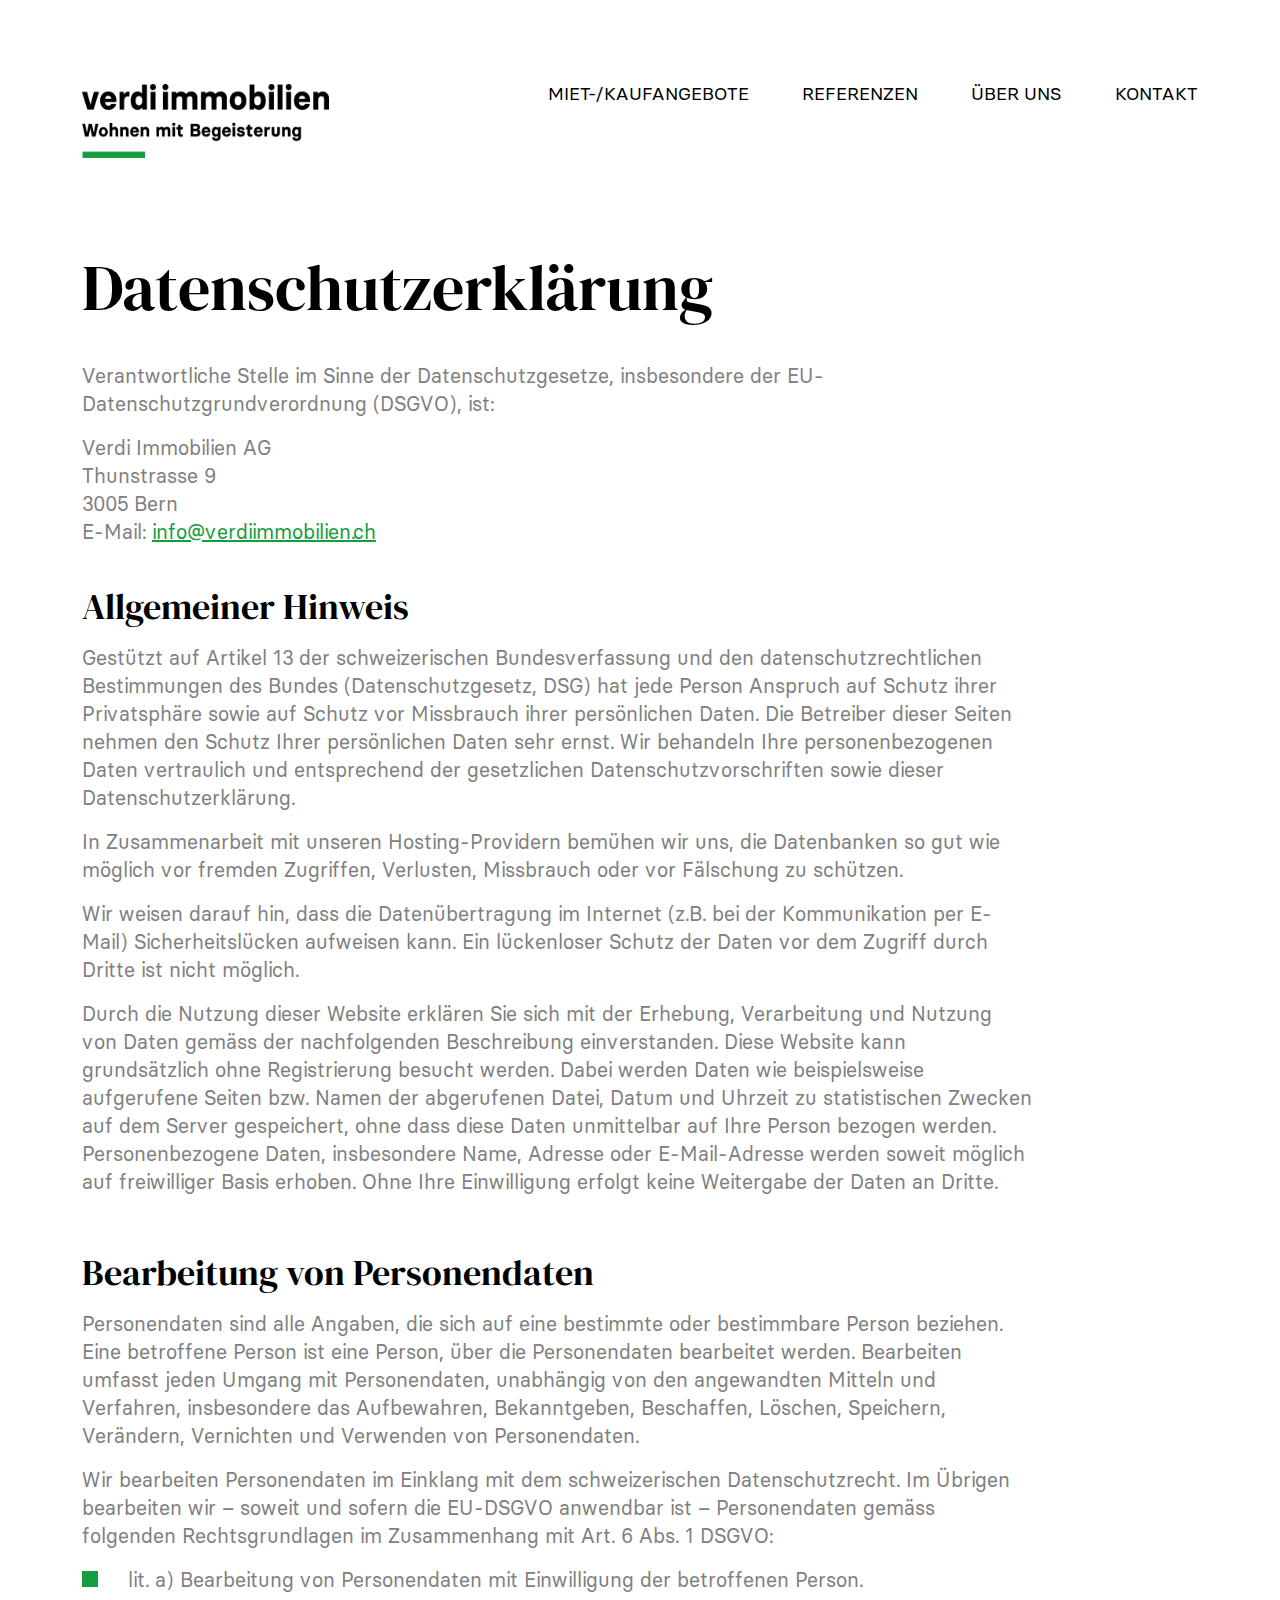
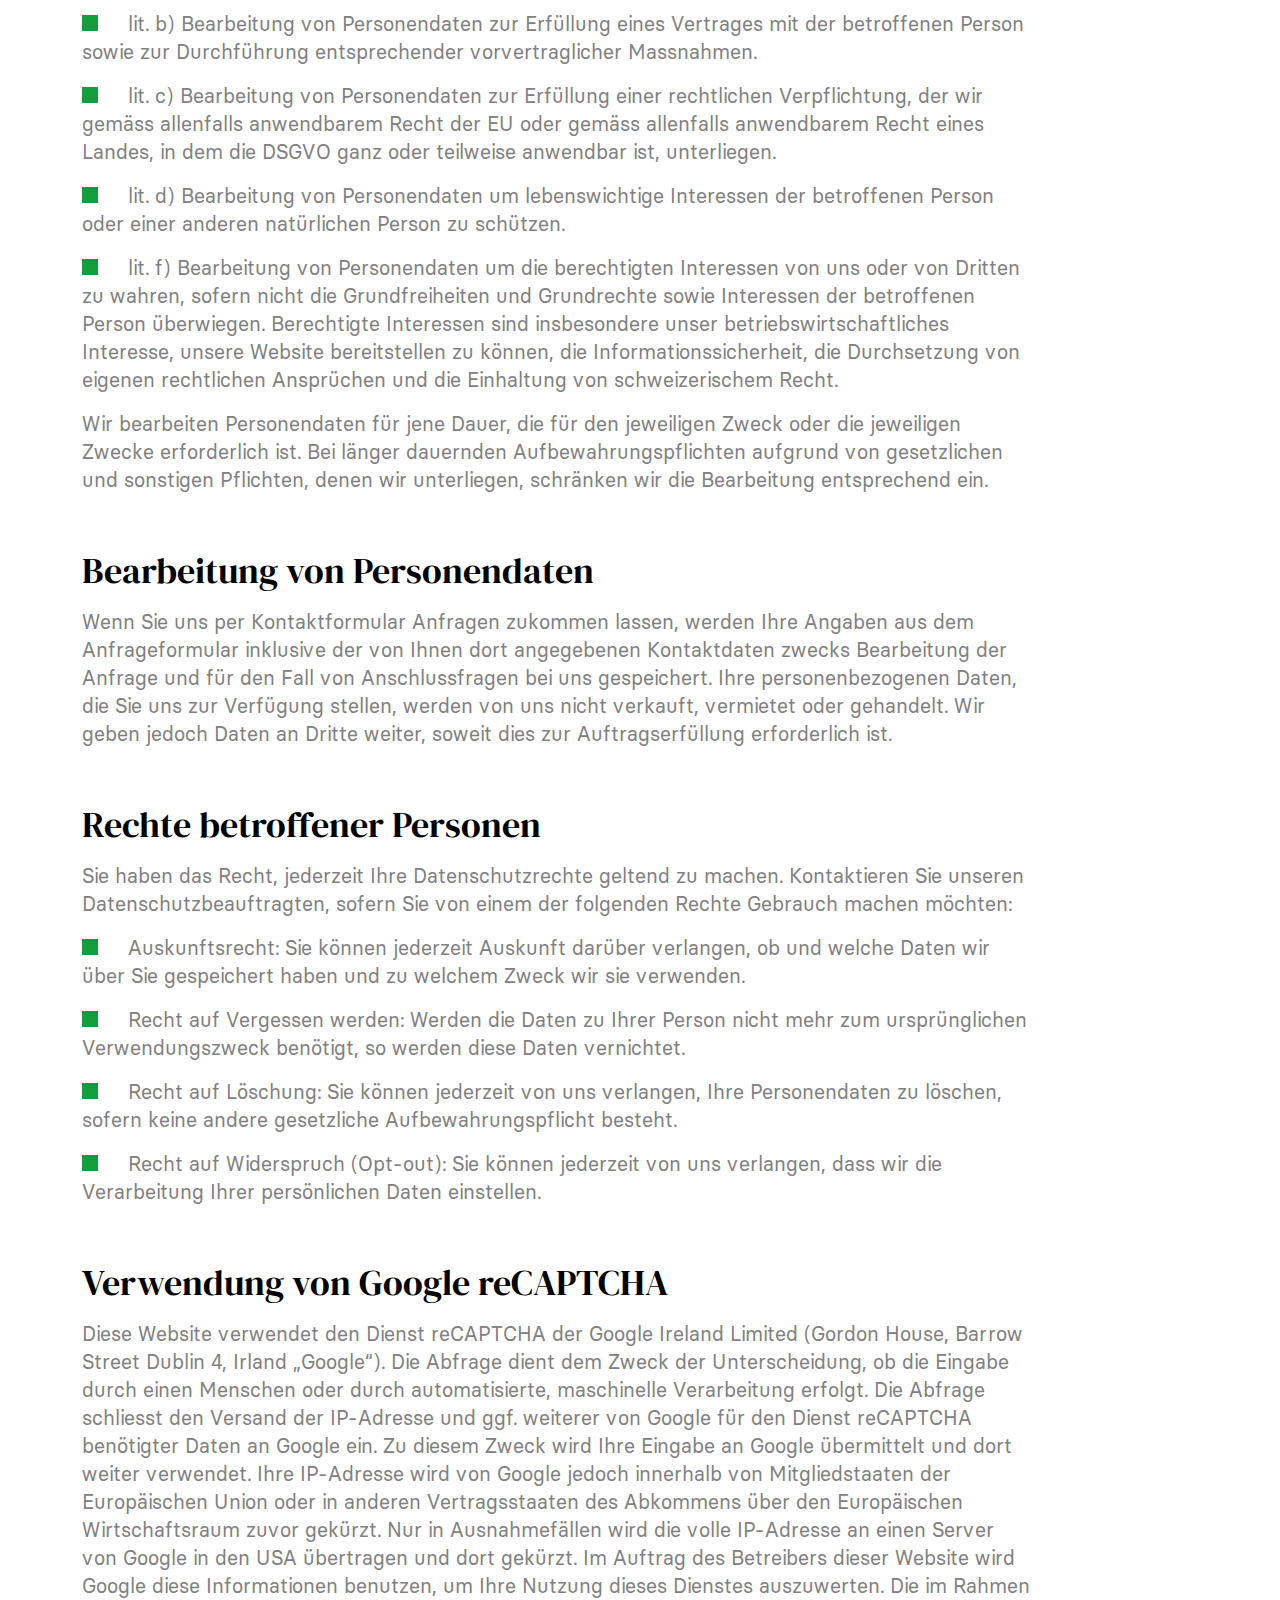
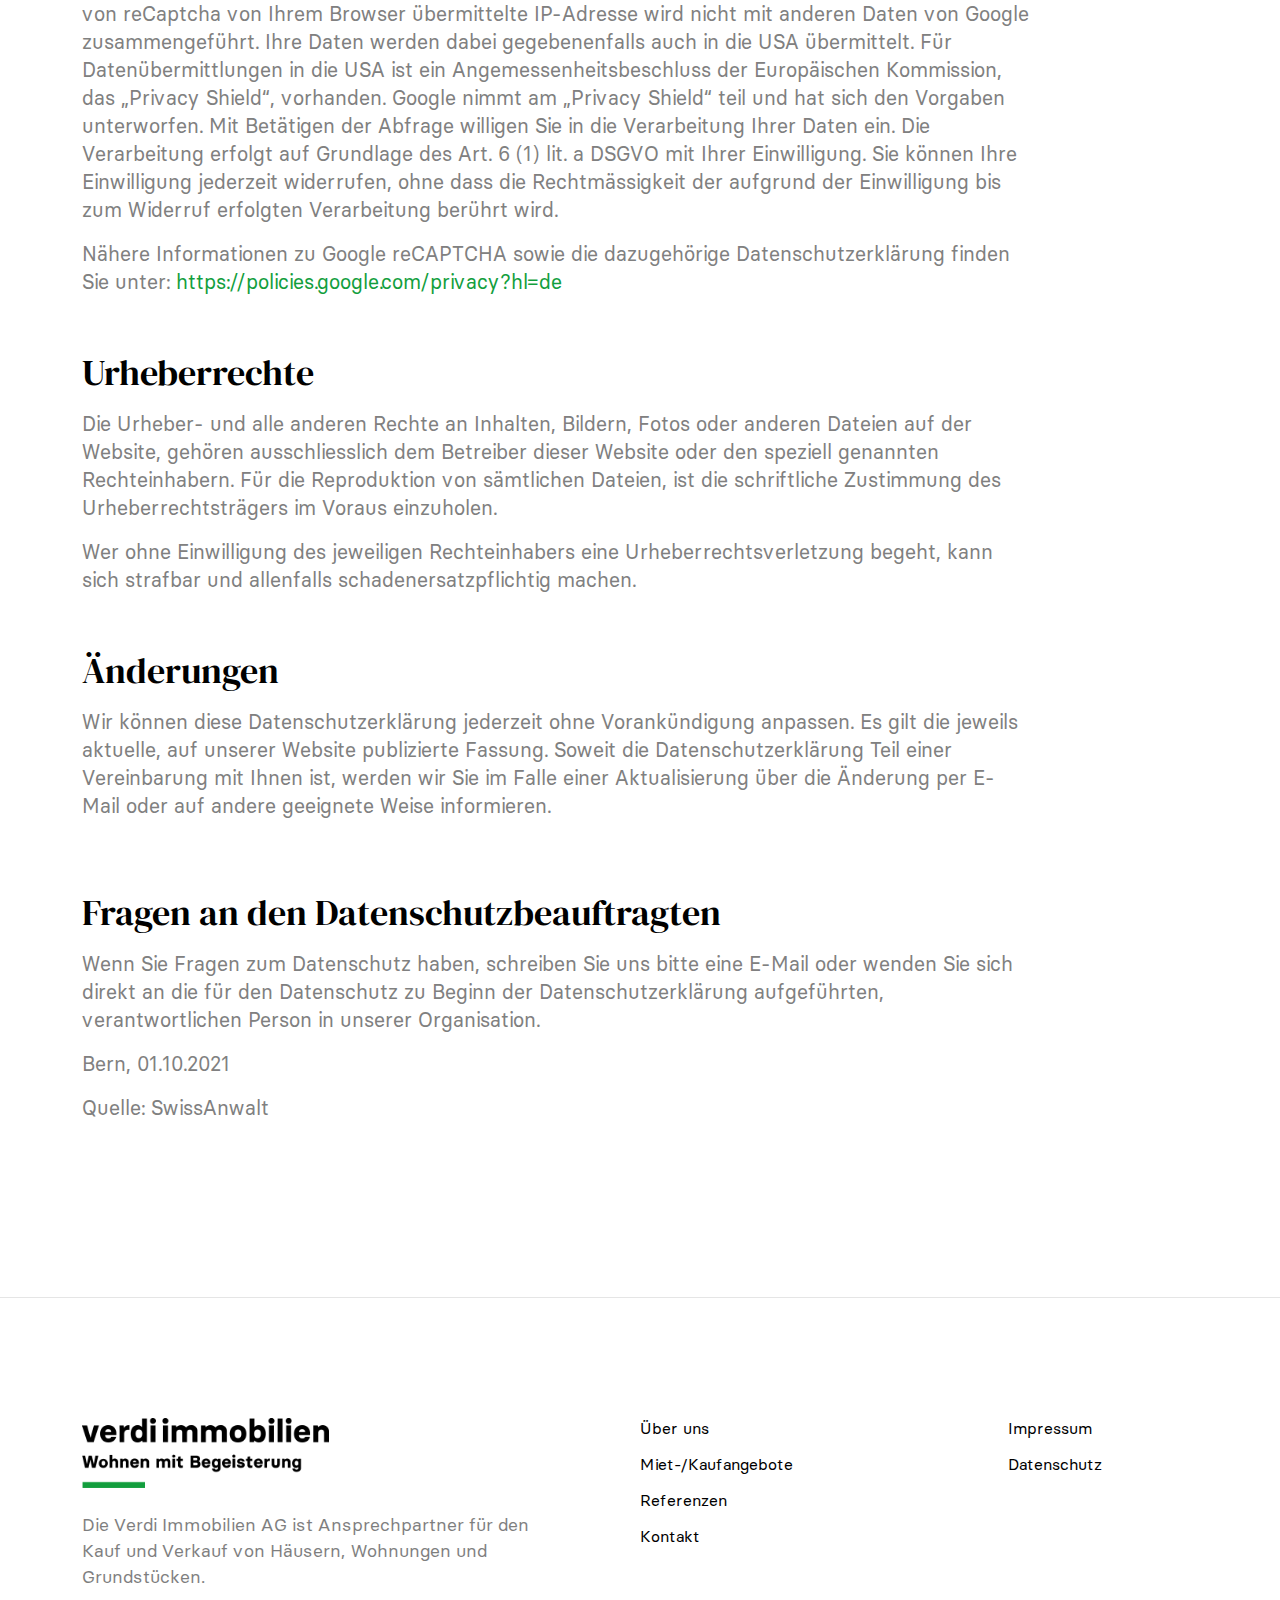
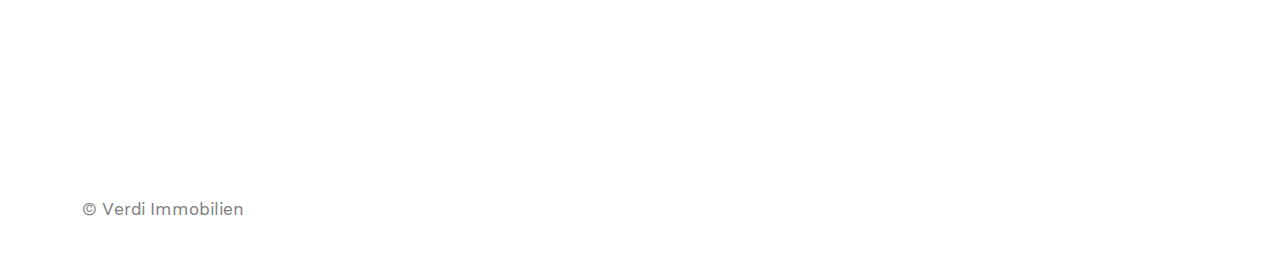
<file: pages/datenschutz.html>
<!DOCTYPE html>
<html lang="en">
<head>
    <meta charset="UTF-8">
    <meta http-equiv="X-UA-Compatible" content="IE=edge">
    <meta name="viewport" content="width=device-width, user-scalable=no">
    <link rel="stylesheet" href="../styles/reset.css">
    <link rel="stylesheet" href="../scss/main.css">
    <link rel="stylesheet" href="../scss/media.css">
    <link rel="preconnect" href="https://fonts.googleapis.com">
    <link rel="preconnect" href="https://fonts.gstatic.com" crossorigin>
    <link href="https://fonts.googleapis.com/css2?family=DM+Serif+Display&display=swap" rel="stylesheet">
    <link rel="stylesheet" href="https://unpkg.com/swiper@8/swiper-bundle.min.css"/>
    <script src="https://unpkg.com/swiper@8/swiper-bundle.min.js"></script>
    <link rel="icon" type="image/png" href="../images/verdi-favicon_128x128.png">
    <title>Datenschutzerklärung</title>
</head>
<body class="body">
    <header class="header header-flex">
        <div class="container__wraper-white">
            <div class="container container-flex" >
                <div class="container__logo">
                    <a href="../index.html" class="container__logo">
                        <img src="../images/main/VILogoblk.png" alt="#" class="logo__header logo-black ">
                    </a>
                    <div class="container__button-hiden">
                        <button class="button-size button-dash page404" id="btn-nav-hiden">
                            <span class="dash__line dash__line-first"></span>
                            <span class="dash__line dash__line-second"></span>
                            <span class="dash__line dash__line-third"></span>
                        </button>
                    </div>
                </div>
                <div class="container__header-menu header__menu_hiden ">
                    <a class="a a__header a__header-link a__header-link-color" href="./kaufobjekte.html">
                        Miet-/Kaufangebote
                    </a>
                    <a class="a a__header a__header-link a__header-link-color" href="./referenzen.html">
                        Referenzen
                    </a>
                    <a class="a a__header a__header-link a__header-link-color" href="./uberus.html">
                        Über uns
                     </a>
                    <a class="a a__header a__header-link a__header-link-color" href="./kontakt.html">
                        Kontakt
                    </a>
                </div>
            </div>
        </div>
    </header>
    <main>
        <section class="section section__datenschutzerklarung">
            <div class="container">
                <div class="container__titel">
                    <h1 class="h1">
                        Datenschutzerklärung
                    </h1>
                    <p class="p-reg">
                        Verantwortliche Stelle im Sinne der Datenschutzgesetze, insbesondere der EU-Datenschutzgrundverordnung (DSGVO), ist:
                    </p>
                    <div class="container-mail">
                        <span class="p-reg"> 
                            Verdi Immobilien AG
                        </span>
                        <span class="p-reg">
                            Thunstrasse 9
                        </span>
                        <span class="p-reg">
                            3005 Bern
                        </span>
                        <span class="p-reg">
                            E-Mail: <span class="span__email">info@verdiimmobilien.ch </span>
                        </span>
                    </div>
                </div>
                <div class="container__title-desc">
                    <h2 class="h2">
                        Allgemeiner Hinweis
                    </h2>
                    <p class="p-reg">
                        Gestützt auf Artikel 13 der schweizerischen Bundesverfassung und den datenschutzrechtlichen Bestimmungen des Bundes (Datenschutzgesetz, DSG) hat jede Person Anspruch auf Schutz ihrer Privatsphäre sowie auf Schutz vor Missbrauch ihrer persönlichen Daten. Die Betreiber dieser Seiten nehmen den Schutz Ihrer persönlichen Daten sehr ernst. Wir behandeln Ihre personenbezogenen Daten vertraulich und entsprechend der gesetzlichen Datenschutzvorschriften sowie dieser Datenschutzerklärung.
                    </p>
                    <p class="p-reg">
                        In Zusammenarbeit mit unseren Hosting-Providern bemühen wir uns, die Datenbanken so gut wie möglich vor fremden Zugriffen, Verlusten, Missbrauch oder vor Fälschung zu schützen.
                    </p>
                    <p class="p-reg">
                        Wir weisen darauf hin, dass die Datenübertragung im Internet (z.B. bei der Kommunikation per E-Mail) Sicherheitslücken aufweisen kann. Ein lückenloser Schutz der Daten vor dem Zugriff durch Dritte ist nicht möglich.
                    </p>
                    <p class="p-reg">
                        Durch die Nutzung dieser Website erklären Sie sich mit der Erhebung, Verarbeitung und Nutzung von Daten gemäss der nachfolgenden Beschreibung einverstanden. Diese Website kann grundsätzlich ohne Registrierung besucht werden. Dabei werden Daten wie beispielsweise aufgerufene Seiten bzw. Namen der abgerufenen Datei, Datum und Uhrzeit zu statistischen Zwecken auf dem Server gespeichert, ohne dass diese Daten unmittelbar auf Ihre Person bezogen werden. Personenbezogene Daten, insbesondere Name, Adresse oder E-Mail-Adresse werden soweit möglich auf freiwilliger Basis erhoben. Ohne Ihre Einwilligung erfolgt keine Weitergabe der Daten an Dritte.
                    </p>
                </div>
                <div class="container__title-desc">
                    <h2 class="h2">
                        Bearbeitung von Personendaten
                    </h2>
                    <p class="p-reg">
                        Personendaten sind alle Angaben, die sich auf eine bestimmte oder bestimmbare Person beziehen. Eine betroffene Person ist eine Person, über die Personendaten bearbeitet werden. Bearbeiten umfasst jeden Umgang mit Personendaten, unabhängig von den angewandten Mitteln und Verfahren, insbesondere das Aufbewahren, Bekanntgeben, Beschaffen, Löschen, Speichern, Verändern, Vernichten und Verwenden von Personendaten.
                    </p>
                    <p class="p-reg">
                        Wir bearbeiten Personendaten im Einklang mit dem schweizerischen Datenschutzrecht. Im Übrigen bearbeiten wir – soweit und sofern die EU-DSGVO anwendbar ist – Personendaten gemäss folgenden Rechtsgrundlagen im Zusammenhang mit Art. 6 Abs. 1 DSGVO:
                    </p>
                    <ul>
                        <li class="p-reg">
                            lit. a) Bearbeitung von Personendaten mit Einwilligung der betroffenen Person.
                        </li>
                        <li class="p-reg">
                            lit. b) Bearbeitung von Personendaten zur Erfüllung eines Vertrages mit der betroffenen Person sowie zur Durchführung entsprechender vorvertraglicher Massnahmen.
                        </li>
                        <li class="p-reg">
                            lit. c) Bearbeitung von Personendaten zur Erfüllung einer rechtlichen Verpflichtung, der wir gemäss allenfalls anwendbarem Recht der EU oder gemäss allenfalls anwendbarem Recht eines Landes, in dem die DSGVO ganz oder teilweise anwendbar ist, unterliegen.
                        </li>
                        <li class="p-reg">
                            lit. d) Bearbeitung von Personendaten um lebenswichtige Interessen der betroffenen Person oder einer anderen natürlichen Person zu schützen.
                        </li>
                        <li class="p-reg">
                            lit. f) Bearbeitung von Personendaten um die berechtigten Interessen von uns oder von Dritten zu wahren, sofern nicht die Grundfreiheiten und Grundrechte sowie Interessen der betroffenen Person überwiegen. Berechtigte Interessen sind insbesondere unser betriebswirtschaftliches Interesse, unsere Website bereitstellen zu können, die Informationssicherheit, die Durchsetzung von eigenen rechtlichen Ansprüchen und die Einhaltung von schweizerischem Recht.
                        </li>
                    </ul>
                    <p class="p-reg">
                        Wir bearbeiten Personendaten für jene Dauer, die für den jeweiligen Zweck oder die jeweiligen Zwecke erforderlich ist. Bei länger dauernden Aufbewahrungspflichten aufgrund von gesetzlichen und sonstigen Pflichten, denen wir unterliegen, schränken wir die Bearbeitung entsprechend ein.
                    </p>
                </div>
                <div class="container__title-desc">
                    <h2 class="h2">
                        Bearbeitung von Personendaten
                    </h2>
                    <p class="p-reg">
                        Wenn Sie uns per Kontaktformular Anfragen zukommen lassen, werden Ihre Angaben aus dem Anfrageformular inklusive der von Ihnen dort angegebenen Kontaktdaten zwecks Bearbeitung der Anfrage und für den Fall von Anschlussfragen bei uns gespeichert. Ihre personenbezogenen Daten, die Sie uns zur Verfügung stellen, werden von uns nicht verkauft, vermietet oder gehandelt. Wir geben jedoch Daten an Dritte weiter, soweit dies zur Auftragserfüllung erforderlich ist.
                    </p>
                </div>
                <div class="container__title-desc">
                    <h2 class="h2">
                        Rechte betroffener Personen
                    </h2>
                    <p class="p-reg">
                        Sie haben das Recht, jederzeit Ihre Datenschutzrechte geltend zu machen. Kontaktieren Sie unseren Datenschutzbeauftragten, sofern Sie von einem der folgenden Rechte Gebrauch machen möchten:
                    </p>
                    <ul>
                        <li class="p-reg">
                            Auskunftsrecht: Sie können jederzeit Auskunft darüber verlangen, ob und welche Daten wir über Sie gespeichert haben und zu welchem Zweck wir sie verwenden.
                        </li>
                        <li class="p-reg">
                            Recht auf Vergessen werden: Werden die Daten zu Ihrer Person nicht mehr zum ursprünglichen Verwendungszweck benötigt, so werden diese Daten vernichtet.
                        </li>
                        <li class="p-reg">
                            Recht auf Löschung: Sie können jederzeit von uns verlangen, Ihre Personendaten zu löschen, sofern keine andere gesetzliche Aufbewahrungspflicht besteht.
                        </li>
                        <li class="p-reg">
                            Recht auf Widerspruch (Opt-out): Sie können jederzeit von uns verlangen, dass wir die Verarbeitung Ihrer persönlichen Daten einstellen.
                        </li>
                    </ul>
                </div>
                <div class="container__title-desc">
                    <h2 class="h2">
                        Verwendung von Google reCAPTCHA
                    </h2>
                    <p class="p-reg">
                        Diese Website verwendet den Dienst reCAPTCHA der Google Ireland Limited (Gordon House, Barrow Street Dublin 4, Irland „Google“). Die Abfrage dient dem Zweck der Unterscheidung, ob die Eingabe durch einen Menschen oder durch automatisierte, maschinelle Verarbeitung erfolgt. Die Abfrage schliesst den Versand der IP-Adresse und ggf. weiterer von Google für den Dienst reCAPTCHA benötigter Daten an Google ein. Zu diesem Zweck wird Ihre Eingabe an Google übermittelt und dort weiter verwendet. Ihre IP-Adresse wird von Google jedoch innerhalb von Mitgliedstaaten der Europäischen Union oder in anderen Vertragsstaaten des Abkommens über den Europäischen Wirtschaftsraum zuvor gekürzt. Nur in Ausnahmefällen wird die volle IP-Adresse an einen Server von Google in den USA übertragen und dort gekürzt. Im Auftrag des Betreibers dieser Website wird Google diese Informationen benutzen, um Ihre Nutzung dieses Dienstes auszuwerten. Die im Rahmen von reCaptcha von Ihrem Browser übermittelte IP-Adresse wird nicht mit anderen Daten von Google zusammengeführt. Ihre Daten werden dabei gegebenenfalls auch in die USA übermittelt. Für Datenübermittlungen in die USA ist ein Angemessenheitsbeschluss der Europäischen Kommission, das „Privacy Shield“, vorhanden. Google nimmt am „Privacy Shield“ teil und hat sich den Vorgaben unterworfen. Mit Betätigen der Abfrage willigen Sie in die Verarbeitung Ihrer Daten ein. Die Verarbeitung erfolgt auf Grundlage des Art. 6 (1) lit. a DSGVO mit Ihrer Einwilligung. Sie können Ihre Einwilligung jederzeit widerrufen, ohne dass die Rechtmässigkeit der aufgrund der Einwilligung bis zum Widerruf erfolgten Verarbeitung berührt wird.
                    </p>
                    <p class="p-reg">
                        Nähere Informationen zu Google reCAPTCHA sowie die dazugehörige Datenschutzerklärung finden Sie unter:
                    <a rel="#" class="span__email">
                            https://policies.google.com/privacy?hl=de
                    </a>
                    </p>
                </div>
                <div class="container__title-desc">
                    <h2 class="h2">
                        Urheberrechte
                    </h2>
                    <p class="p-reg">
                        Die Urheber- und alle anderen Rechte an Inhalten, Bildern, Fotos oder anderen Dateien auf der Website, gehören ausschliesslich dem Betreiber dieser Website oder den speziell genannten Rechteinhabern. Für die Reproduktion von sämtlichen Dateien, ist die schriftliche Zustimmung des Urheberrechtsträgers im Voraus einzuholen.
                    </p>
                    <p class="p-reg">
                        Wer ohne Einwilligung des jeweiligen Rechteinhabers eine Urheberrechtsverletzung begeht, kann sich strafbar und allenfalls schadenersatzpflichtig machen.
                    </p>
                </div>
                <div class="container__title-desc">
                    <h2 class="h2">
                        Änderungen
                    </h2>
                    <p class="p-reg">
                        Wir können diese Datenschutzerklärung jederzeit ohne Vorankündigung anpassen. Es gilt die jeweils aktuelle, auf unserer Website publizierte Fassung. Soweit die Datenschutzerklärung Teil einer Vereinbarung mit Ihnen ist, werden wir Sie im Falle einer Aktualisierung über die Änderung per E-Mail oder auf andere geeignete Weise informieren.
                    </p>
                    <p class="p-reg">
                    </p>
                </div>
                <div class="container__title-desc">
                    <h2 class="h2">
                        Fragen an den Datenschutzbeauftragten
                    </h2>
                    <p class="p-reg">
                        Wenn Sie Fragen zum Datenschutz haben, schreiben Sie uns bitte eine E-Mail oder wenden Sie sich direkt an die für den Datenschutz zu Beginn der Datenschutzerklärung aufgeführten, verantwortlichen Person in unserer Organisation.
                    </p>
                    <p class="p-reg">
                        Bern, 01.10.2021
                    </p>
                    <p class="p-reg">
                        Quelle: SwissAnwalt
                    </p>
                </div>
            </div>
        </section>
    </main>
    <footer class="footer">
        <section class="section section__footer">
            <div class="container container__footer">
                <div class="container__nav-footer">
                    <div class="container__logo-footer">
                        <img src="../images/main/VILogoblk.png" alt="#" class="logo-black">
                        <p class="p p__footer">
                            Die Verdi Immobilien AG ist Ansprechpartner für den Kauf und Verkauf von Häusern, Wohnungen und Grundstücken.
                        </p>
                    </div>
                </div>
                <nav class="nav__footer">
                        <ul class="ul__footer-links ul__footer-links-left">
                            <li class="li__footer-links">
                                <a href="./uberus.html" class="a__footer-link">
                                    Über uns
                                </a>
                            </li>
                            <li class="li__footer-links">
                                <a href="./kaufobjekte.html" class="a__footer-link">
                                    Miet-/Kaufangebote
                                </a>
                            </li>
                            <li class="li__footer-links">
                                <a href="./referenzen.html" class="a__footer-link">
                                    Referenzen
                                </a>
                            </li>
                            <li class="li__footer-links">
                                <a href="./kontakt.html" class="a__footer-link">
                                    Kontakt
                                </a>
                            </li>
                        </ul>
                        <ul class="ul__footer-links">
                            <li class="li__footer-links">
                                <a href="./pages/impressum.html" class="a__footer-link">
                                    Impressum
                                </a>
                            </li>
                            <li class="li__footer-links">
                            <a href="./datenschutz.html" class="a__footer-link">
                                Datenschutz
                            </a>
                        </li>
                    </ul>
                </nav>
            </div>
            <div class="copy container copy-pading">
                <span class="p__footer">
                    &copy; Verdi Immobilien
                </span>
            </div>
            <div class="btn__scroll-top">
                <svg width="24" height="34" viewBox="0 0 24 34" fill="none" xmlns="http://www.w3.org/2000/svg">
                    <path d="M-1.97234e-06 11.439L12 -1.04907e-06L24 11.4391L22.5 12.869L13.2581 4.05911L13.2581 34L11.1368 34L11.1368 3.68254L1.49999 12.8689L-1.97234e-06 11.439Z" fill="black" class="svg__btn-footer"/>
                </svg>
            </div>
        </section>
    </footer>
    <script src="../js/whitePage.js"></script>
</body>
</html>
</file>
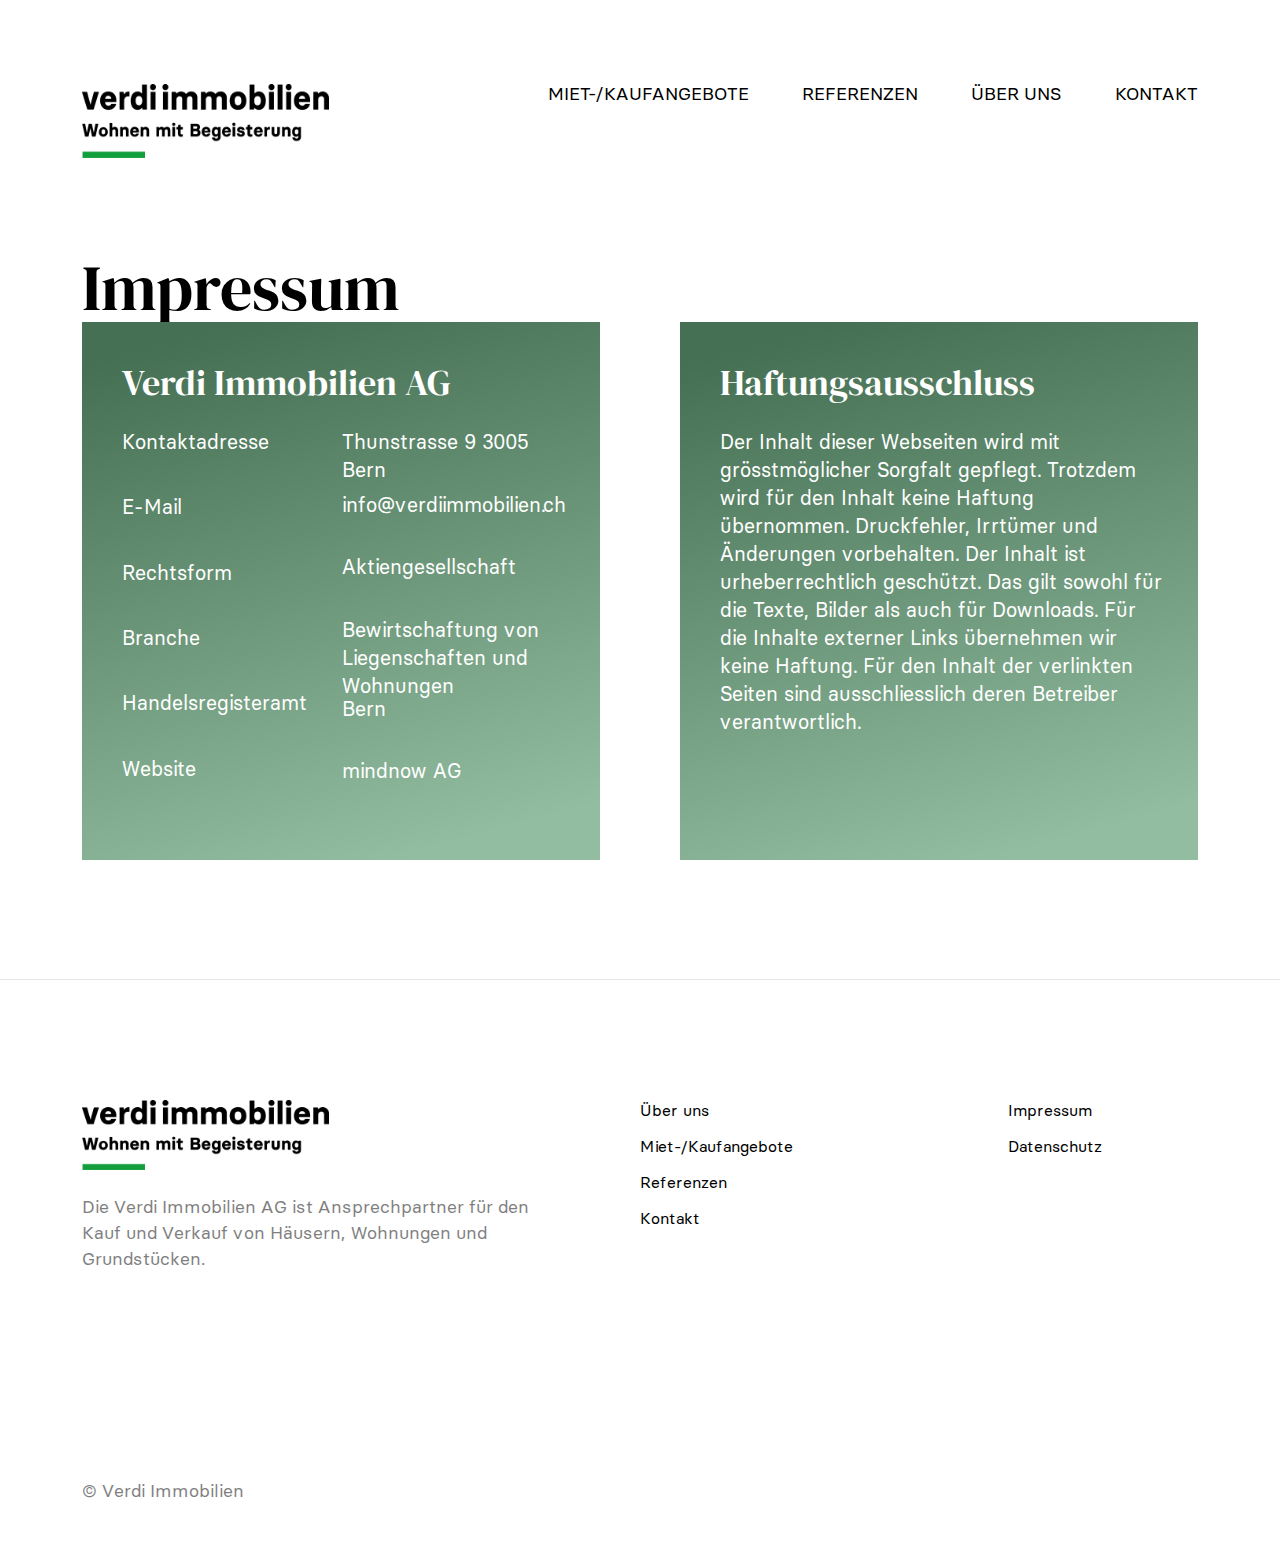
<file: pages/impressum.html>
<!DOCTYPE html>
<html lang="en">
<head>
    <meta charset="UTF-8">
    <meta http-equiv="X-UA-Compatible" content="IE=edge">
    <meta name="viewport" content="width=device-width, user-scalable=no">
    <link rel="stylesheet" href="../styles/reset.css">
    <link rel="stylesheet" href="../scss/main.css">
    <link rel="stylesheet" href="../scss/media.css">
    <link rel="preconnect" href="https://fonts.googleapis.com">
    <link rel="preconnect" href="https://fonts.gstatic.com" crossorigin>
    <link href="https://fonts.googleapis.com/css2?family=DM+Serif+Display&display=swap" rel="stylesheet">
    <link rel="stylesheet" href="https://unpkg.com/swiper@8/swiper-bundle.min.css"/>
    <script src="https://unpkg.com/swiper@8/swiper-bundle.min.js"></script>
    <link rel="icon" type="image/png" href="../images/verdi-favicon_128x128.png">
    <title>Impressum</title>
</head>
<body class="body">
    <header class="header header-flex">
        <div class="container__wraper-white">
            <div class="container container-flex" >
                <div class="container__logo">
                    <a href="../index.html" class="container__logo">
                        <img src="../images/main/VILogoblk.png" alt="#" class="logo__header logo-black ">
                    </a>
                    <div class="container__button-hiden">
                        <button class="button-size button-dash page404" id="btn-nav-hiden">
                            <span class="dash__line dash__line-first"></span>
                            <span class="dash__line dash__line-second"></span>
                            <span class="dash__line dash__line-third"></span>
                        </button>
                    </div>
                </div>
                <div class="container__header-menu header__menu_hiden ">
                    <a class="a a__header a__header-link a__header-link-color" href="./kaufobjekte.html">
                        Miet-/Kaufangebote
                    </a>
                    <a class="a a__header a__header-link a__header-link-color" href="./referenzen.html">
                        Referenzen
                    </a>
                    <a class="a a__header a__header-link a__header-link-color" href="./uberus.html">
                        Über uns
                     </a>
                    <a class="a a__header a__header-link a__header-link-color" href="./kontakt.html">
                        Kontakt
                    </a>
                </div>
            </div>
        </div>
    </header>
    <main>
        <section class="section section__impressum">
            <div class="container">
                <h1 class="h1">
                    Impressum
                </h1>
                <div class="container__info">
                    <div class="container__info-item">
                        <h2 class="h2">
                            Verdi Immobilien AG
                        </h2>
                        <div class="container__info-col">
                            <div class="container__info-left">
                                <span class="span__left p-reg">Kontaktadresse</span>
                                <span class="span__left p-reg">E-Mail</span>
                                <span class="span__left p-reg">Rechtsform</span>
                                <span class="span__left p-reg">Branche</span>
                                <span class="span__left p-reg">Handelsregisteramt</span>
                                <span class="span__left p-reg">Website</span>
                            </div>
                            <div class="container__info-right">
                                <span class="span__right p-reg">Thunstrasse 9
                                    3005 Bern</span>
                                <span class="span__right p-reg">info@verdiimmobilien.ch</span>
                                <span class="span__right p-reg">Aktiengesellschaft</span>
                                <span class="span__right p-reg">Bewirtschaftung von Liegenschaften und Wohnungen</span>
                                <span class="span__right p-reg">Bern</span>
                                <span class="span__right p-reg">mindnow AG</span>
                            </div>
                        </div>
                    </div>
                    <div class="container__info-item">
                        <h2 class="h2">
                            Haftungsausschluss
                        </h2>
                        <p class="p-reg">
                            Der Inhalt dieser Webseiten wird mit grösstmöglicher Sorgfalt gepflegt. Trotzdem wird für den Inhalt keine Haftung übernommen. Druckfehler, Irrtümer und Änderungen vorbehalten. Der Inhalt ist urheberrechtlich geschützt. Das gilt sowohl für die Texte, Bilder als auch für Downloads. Für die Inhalte externer Links übernehmen wir keine Haftung. Für den Inhalt der verlinkten Seiten sind ausschliesslich deren Betreiber verantwortlich.
                        </p>
                    </div>
                </div>
            </div>
        </section>
    </main>
    <footer class="footer">
        <section class="section section__footer">
            <div class="container container__footer">
                <div class="container__nav-footer">
                    <div class="container__logo-footer">
                        <img src="../images/main/VILogoblk.png" alt="#" class="logo-black">
                        <p class="p p__footer">
                            Die Verdi Immobilien AG ist Ansprechpartner für den Kauf und Verkauf von Häusern, Wohnungen und Grundstücken.
                        </p>
                    </div>
                </div>
                <nav class="nav__footer">
                        <ul class="ul__footer-links ul__footer-links-left">
                            <li class="li__footer-links">
                                <a href="./uberus.html" class="a__footer-link">
                                    Über uns
                                </a>
                            </li>
                            <li class="li__footer-links">
                                <a href="./kaufobjekte.html" class="a__footer-link">
                                    Miet-/Kaufangebote
                                </a>
                            </li>
                            <li class="li__footer-links">
                                <a href="./referenzen.html" class="a__footer-link">
                                    Referenzen
                                </a>
                            </li>
                            <li class="li__footer-links">
                                <a href="./kontakt.html" class="a__footer-link">
                                    Kontakt
                                </a>
                            </li>
                        </ul>
                        <ul class="ul__footer-links">
                            <li class="li__footer-links">
                                <a href="./impressum.html" class="a__footer-link">
                                    Impressum
                                </a>
                            </li>
                            <li class="li__footer-links">
                            <a href="./datenschutz.html" class="a__footer-link">
                                Datenschutz
                            </a>
                        </li>
                    </ul>
                </nav>
            </div>
            <div class="copy container copy-pading">
                <span class="p__footer">
                    &copy; Verdi Immobilien
                </span>
            </div>
            <div class="btn__scroll-top">
                <svg width="24" height="34" viewBox="0 0 24 34" fill="none" xmlns="http://www.w3.org/2000/svg">
                    <path d="M-1.97234e-06 11.439L12 -1.04907e-06L24 11.4391L22.5 12.869L13.2581 4.05911L13.2581 34L11.1368 34L11.1368 3.68254L1.49999 12.8689L-1.97234e-06 11.439Z" fill="black" class="svg__btn-footer"/>
                </svg>
            </div>
        </section>
    </footer>
    <script src="../js/whitePage.js"></script>
</body>
</html>
</file>
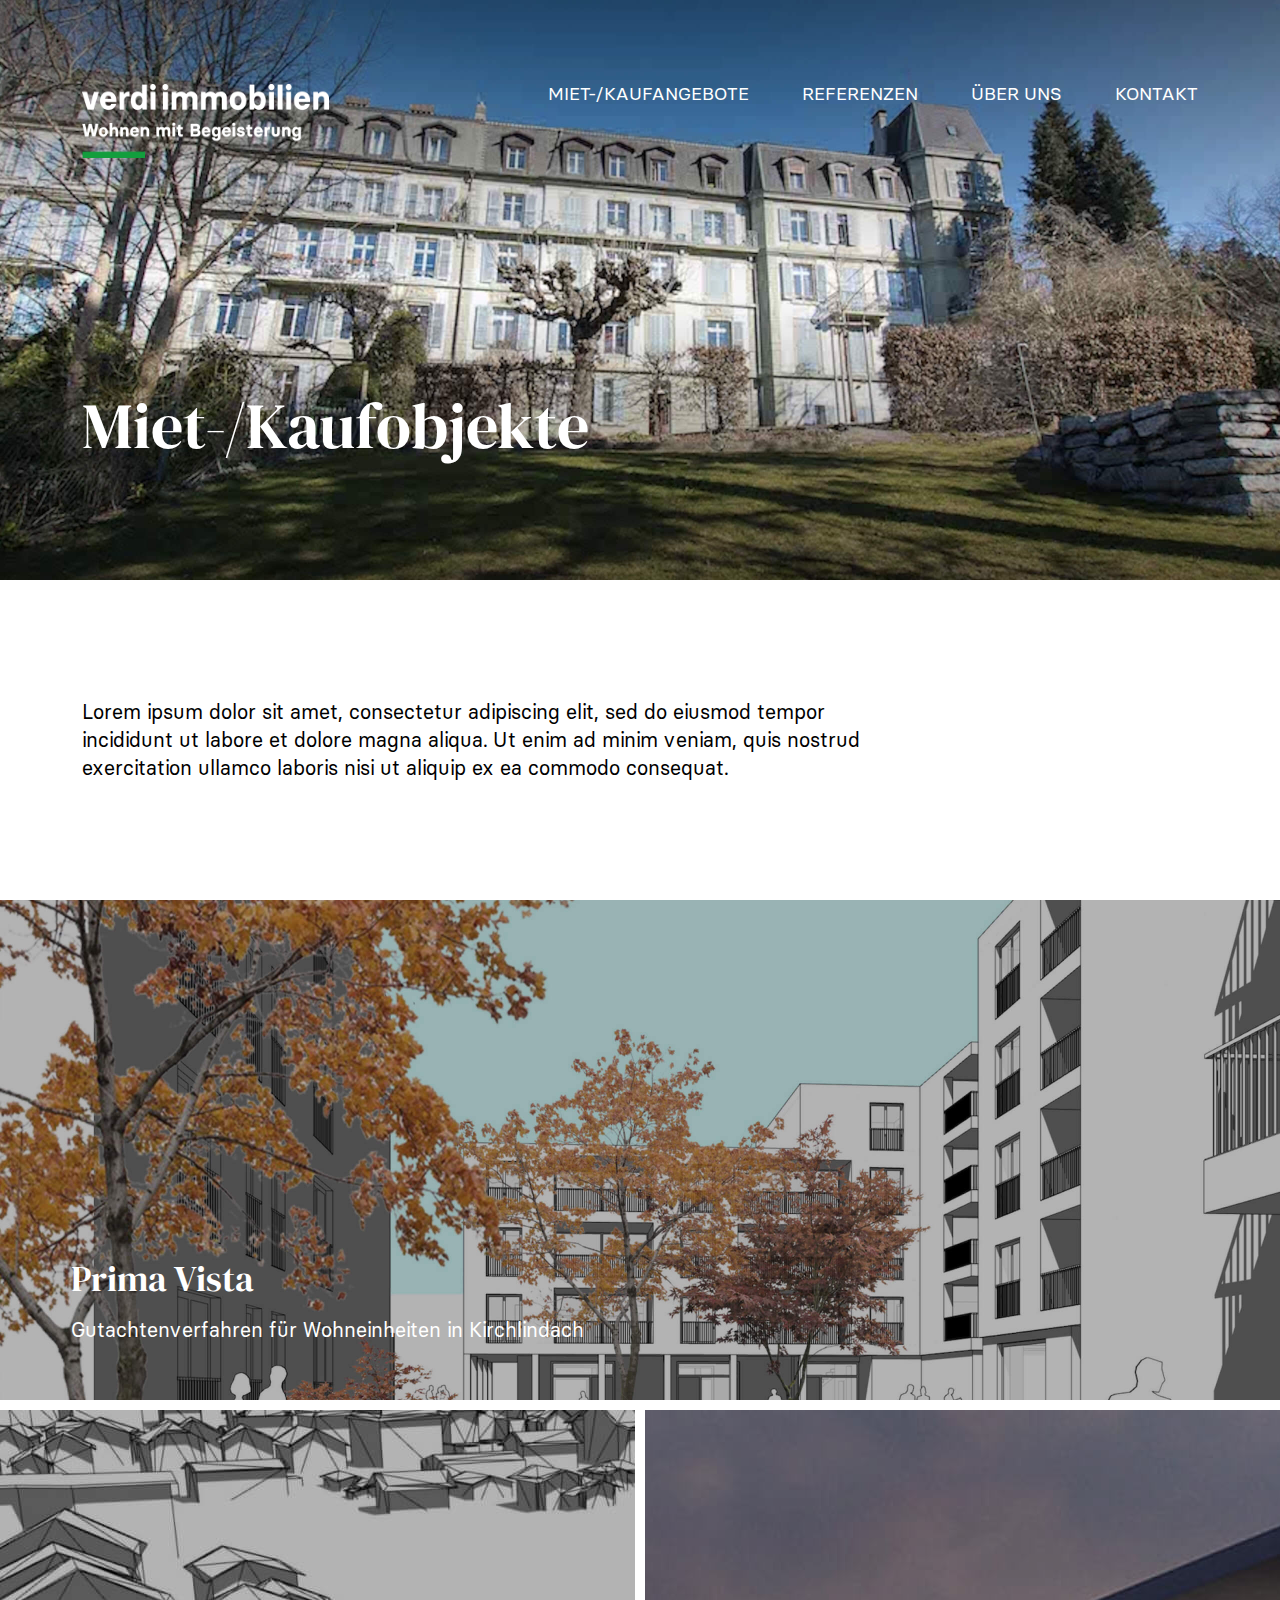
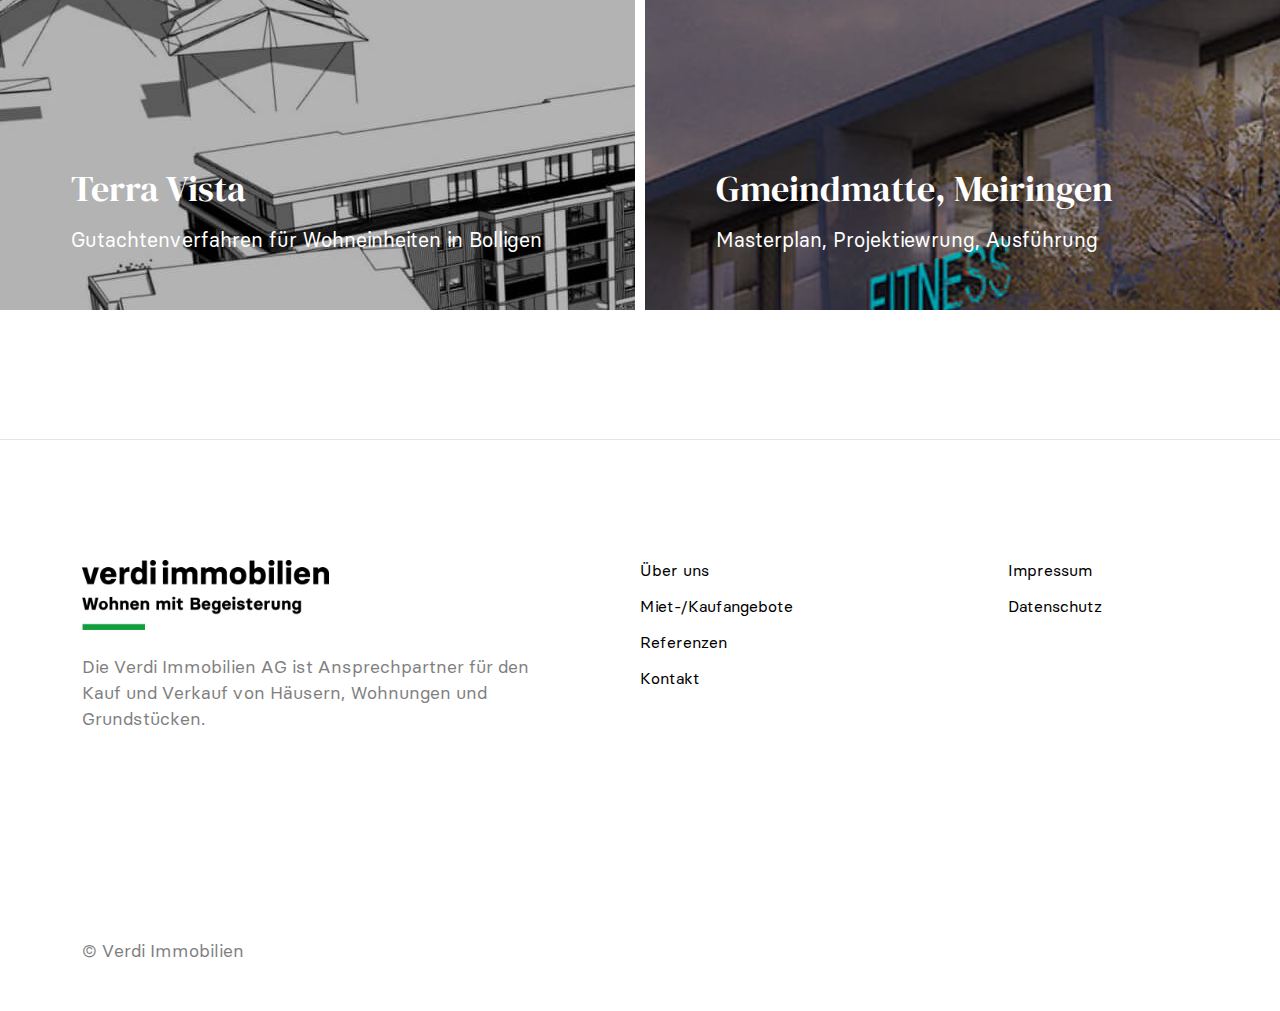
<file: pages/kaufobjekte.html>
<!DOCTYPE html>
<html lang="en">
<head>
    <meta charset="UTF-8">
    <meta http-equiv="X-UA-Compatible" content="IE=edge">
    <meta name="viewport" content="width=device-width, user-scalable=no">
    <link rel="stylesheet" href="../styles/reset.css">
    <link rel="stylesheet" href="../scss/main.css">
    <link rel="stylesheet" href="../scss/media.css">
    <link rel="preconnect" href="https://fonts.googleapis.com">
    <link rel="preconnect" href="https://fonts.gstatic.com" crossorigin>
    <link href="https://fonts.googleapis.com/css2?family=DM+Serif+Display&display=swap" rel="stylesheet">
    <link rel="stylesheet" href="https://unpkg.com/swiper@8/swiper-bundle.min.css"/>
    <script src="https://unpkg.com/swiper@8/swiper-bundle.min.js"></script>
    <link rel="icon" type="image/png" href="../images/verdi-favicon_128x128.png">
    <title>Miet-/Kaufobjekte</title>
</head>
<body class="body">
    <header class="header header-flex">
        <div class="container__wraper-white">
            <div class="container container-flex" >
                <div class="container__logo">
                    <a href="../index.html" class="container__logo">
                        <img src="../images/main/VILogowhite.png" alt="#" class="logo__header logo-white">
                        <img src="../images/main/VILogoblk.png" alt="#" class="logo__header logo-black logo-hiden">
                    </a>
                    <div class="container__button-hiden">
                        <button class="button-size button-dash" id="btn-nav-hiden">
                            <span class="dash__line dash__line-first"></span>
                            <span class="dash__line dash__line-second"></span>
                            <span class="dash__line dash__line-third"></span>
                        </button>
                    </div>
                </div>
                <div class="container__header-menu header__menu_hiden">
                    <a class="a a__header a__header-link" href="./kaufobjekte.html">
                        Miet-/Kaufangebote
                    </a>
                    <a class="a a__header a__header-link" href="./referenzen.html">
                        Referenzen
                    </a>
                    <a class="a a__header a__header-link" href="./uberus.html">
                        Über uns
                     </a>
                    <a class="a a__header a__header-link" href="./pages/kontakt.html">
                        Kontakt
                    </a>
                </div>
            </div>
        </div>
    </header>
    <main class="main__kaufobjekte">
        <section class="section section__title">
            <div class="container container__title">
                <h1 class="h1">
                    Miet-/Kaufobjekte
                </h1>
            </div>
        </section>
        <section class="section container__title-sub">
            <div class="container container__title-sub"> 
                <p class="p-reg">
                    Lorem ipsum dolor sit amet, consectetur adipiscing elit, sed do eiusmod tempor incididunt ut labore et dolore magna aliqua. Ut enim ad minim veniam, quis nostrud exercitation ullamco laboris nisi ut aliquip ex ea commodo consequat. 
                </p>
            </div>
        </section>
        <section class="section section__baner-wrap">
            <div class="container__baner-title">
                <a href="#" class="link__baner">
                    <div class="container__baner-positon">
                        <h2 class="h2">
                            Prima Vista
                        </h2>
                        <p class="p-reg"> 
                            Gutachtenverfahren für Wohneinheiten in Kirchlindach
                        </p>
                    </div>
                </a>
            </div>
            <div class="container__banerlil-items">
                <div class="container__baner-lil">
                    <a href="#" class="link__baner">
                        <div class="container__baner-positon ">
                            <h2 class="h2">
                                Terra Vista
                            </h2>
                            <p class="p-reg"> 
                                Gutachtenverfahren für Wohneinheiten in Bolligen
                            </p>
                        </div>
                    </a>
                </div>
                <div class="container__baner-lil">
                    <a href="#" class="link__baner">
                        <div class="container__baner-positon ">
                            <h2 class="h2">
                                Gmeindmatte, Meiringen
                            </h2>
                            <p class="p-reg"> 
                                Masterplan, Projektiewrung, Ausführung
                            </p>
                        </div>
                    </a>
                </div>
            </div>
        </section>
    </main>
    <footer class="footer">
        <section class="section section__footer">
            <div class="container container__footer">
                <div class="container__nav-footer">
                    <div class="container__logo-footer">
                        <img src="../images/main/VILogoblk.png" alt="#" class="logo-black">
                        <p class="p p__footer">
                            Die Verdi Immobilien AG ist Ansprechpartner für den Kauf und Verkauf von Häusern, Wohnungen und Grundstücken.
                        </p>
                    </div>
                </div>
                <nav class="nav__footer">
                        <ul class="ul__footer-links ul__footer-links-left">
                            <li class="li__footer-links">
                                <a href="./uberus.html" class="a__footer-link">
                                    Über uns
                                </a>
                            </li>
                            <li class="li__footer-links">
                                <a href="./kaufobjekte.html" class="a__footer-link">
                                    Miet-/Kaufangebote
                                </a>
                            </li>
                            <li class="li__footer-links">
                                <a href="./referenzen.html" class="a__footer-link">
                                    Referenzen
                                </a>
                            </li>
                            <li class="li__footer-links">
                                <a href="./kontakt.html" class="a__footer-link">
                                    Kontakt
                                </a>
                            </li>
                        </ul>
                        <ul class="ul__footer-links">
                            <li class="li__footer-links">
                                <a href="./impressum.html" class="a__footer-link">
                                    Impressum
                                </a>
                            </li>
                            <li class="li__footer-links">
                            <a href="./datenschutz.html" class="a__footer-link">
                                Datenschutz
                            </a>
                        </li>
                    </ul>
                </nav>
            </div>
            <div class="copy container copy-pading">
                <span class="p__footer">
                    &copy; Verdi Immobilien
                </span>
            </div>
            <div class="btn__scroll-top">
                <svg width="24" height="34" viewBox="0 0 24 34" fill="none" xmlns="http://www.w3.org/2000/svg">
                    <path d="M-1.97234e-06 11.439L12 -1.04907e-06L24 11.4391L22.5 12.869L13.2581 4.05911L13.2581 34L11.1368 34L11.1368 3.68254L1.49999 12.8689L-1.97234e-06 11.439Z" fill="black" class="svg__btn-footer"/>
                </svg>
            </div>
        </section>
    </footer>
    <script src="../js/referenzen.js"></script>
</body>
</html>
</file>
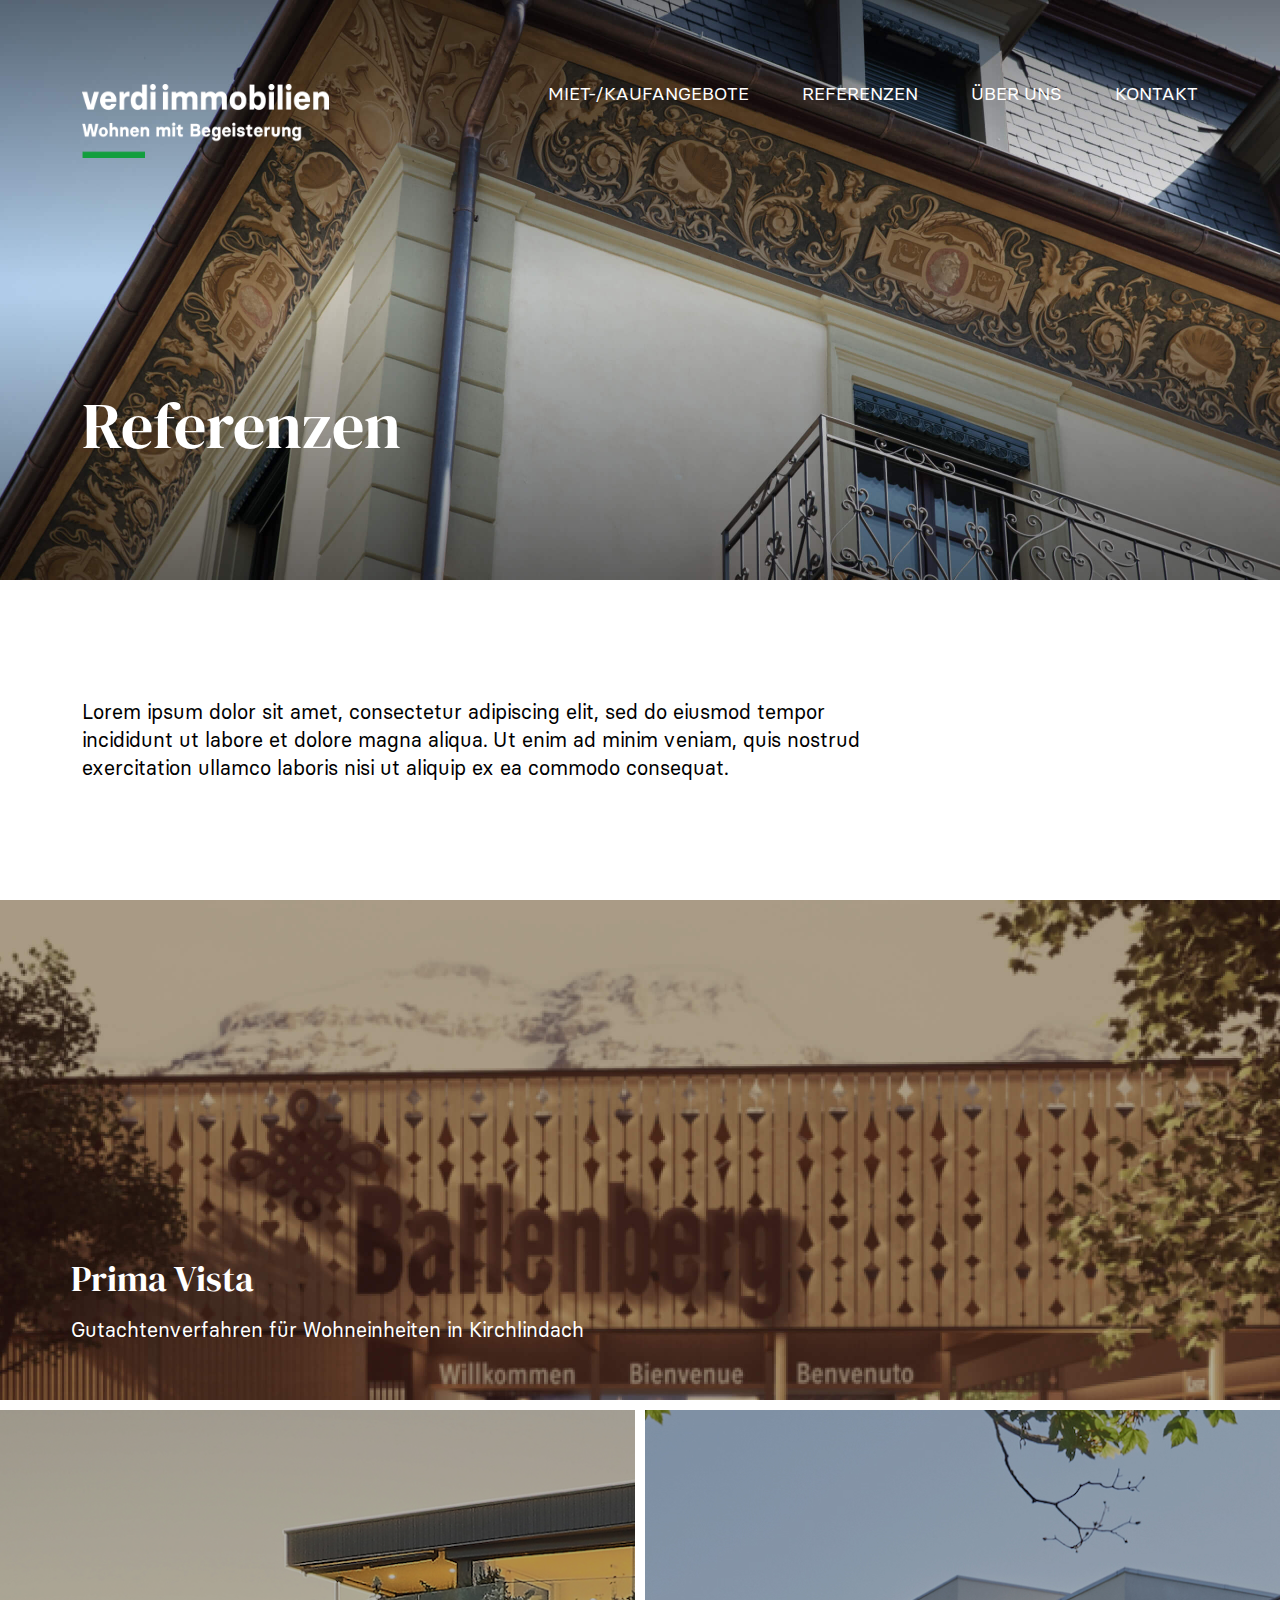
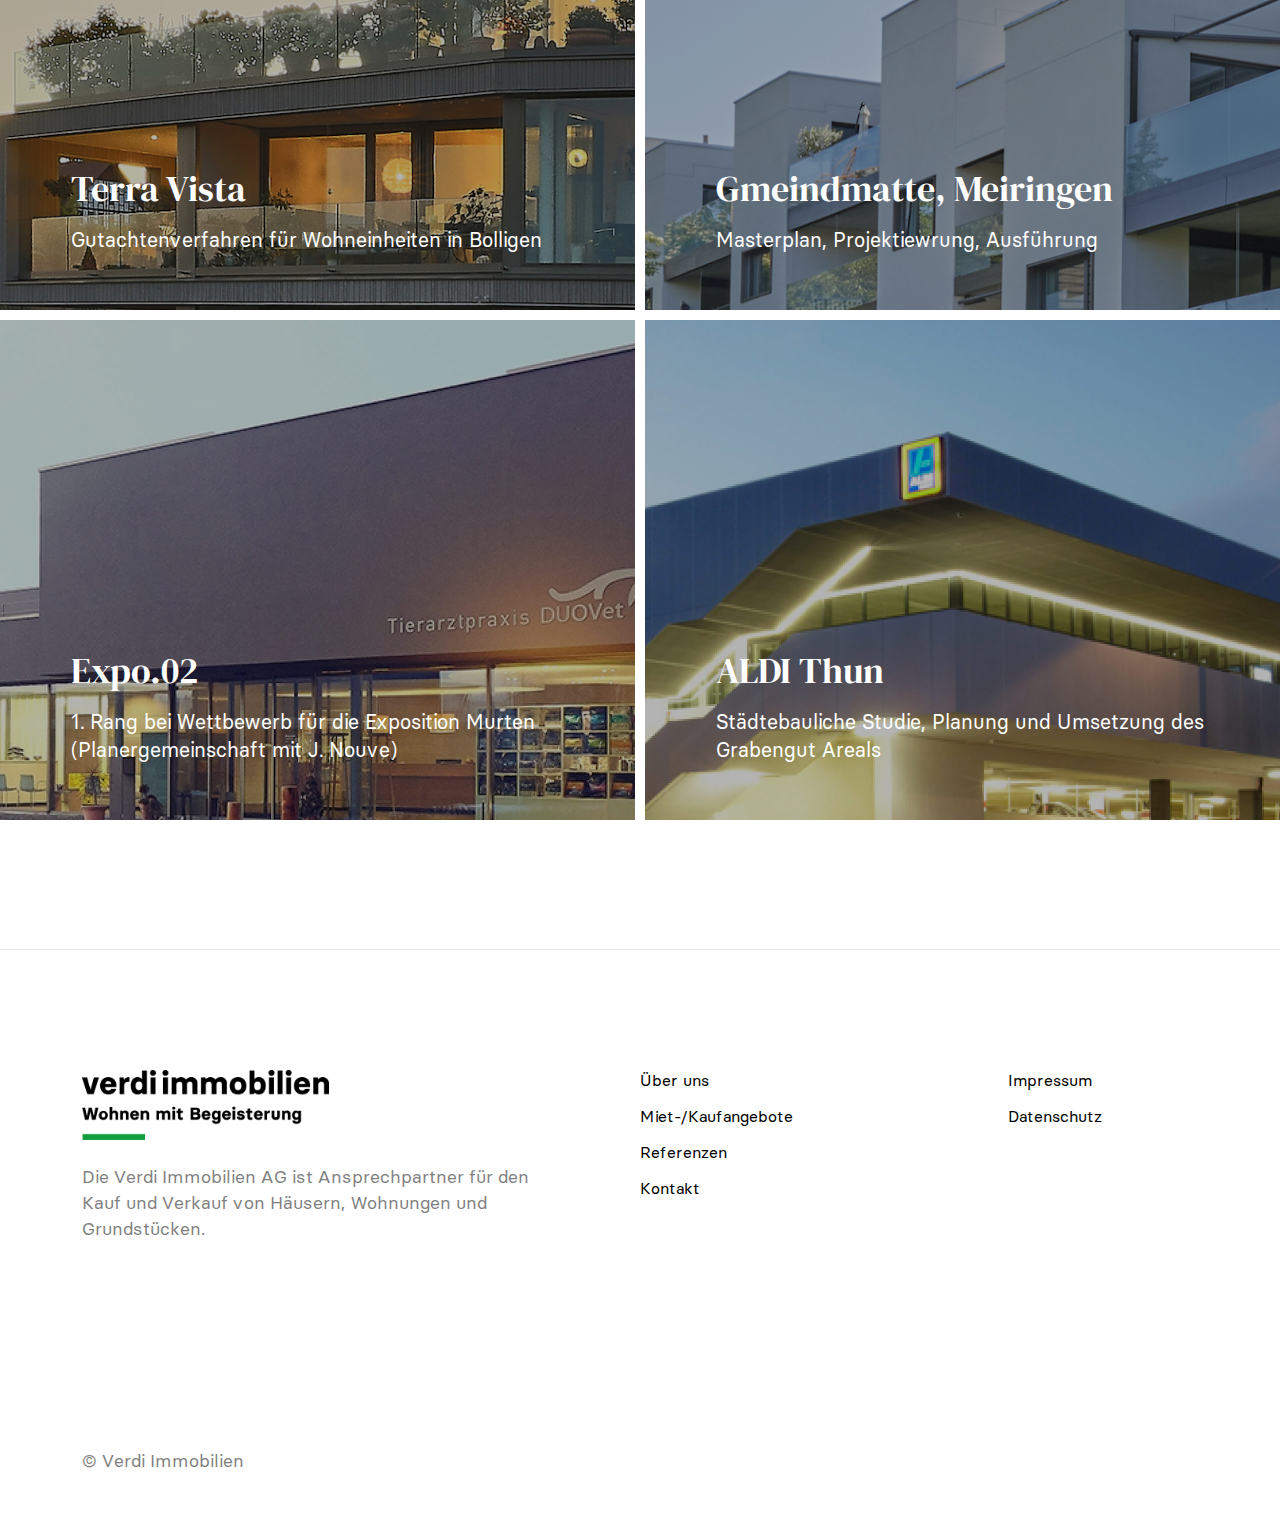
<file: pages/referenzen.html>
<!DOCTYPE html>
<html lang="en">
<head>
    <meta charset="UTF-8">
    <meta http-equiv="X-UA-Compatible" content="IE=edge">
    <meta name="viewport" content="width=device-width, user-scalable=no">
    <link rel="stylesheet" href="../styles/reset.css">
    <link rel="stylesheet" href="../scss/main.css">
    <link rel="stylesheet" href="../scss/media.css">
    <link rel="preconnect" href="https://fonts.googleapis.com">
    <link rel="preconnect" href="https://fonts.gstatic.com" crossorigin>
    <link href="https://fonts.googleapis.com/css2?family=DM+Serif+Display&display=swap" rel="stylesheet">
    <link rel="stylesheet" href="https://unpkg.com/swiper@8/swiper-bundle.min.css"/>
    <script src="https://unpkg.com/swiper@8/swiper-bundle.min.js"></script>
    <link rel="icon" type="image/png" href="../images/verdi-favicon_128x128.png">
    <title>Referenzen</title>
</head>
<body class="body">
    <header class="header header-flex">
        <div class="container__wraper-white">
            <div class="container container-flex" >
                <div class="container__logo">
                    <a href="../index.html" class="container__logo">
                        <img src="../images/main/VILogowhite.png" alt="#" class="logo__header logo-white">
                        <img src="../images/main/VILogoblk.png" alt="#" class="logo__header logo-black logo-hiden">
                    </a>
                    <div class="container__button-hiden">
                        <button class="button-size button-dash" id="btn-nav-hiden">
                            <span class="dash__line dash__line-first"></span>
                            <span class="dash__line dash__line-second"></span>
                            <span class="dash__line dash__line-third"></span>
                        </button>
                    </div>
                </div>
                <div class="container__header-menu header__menu_hiden">
                    <a class="a a__header a__header-link" href="./kaufobjekte.html">
                        Miet-/Kaufangebote
                    </a>
                    <a class="a a__header a__header-link" href="./referenzen.html">
                        Referenzen
                    </a>
                    <a class="a a__header a__header-link" href="./uberus.html">
                        Über uns
                     </a>
                    <a class="a a__header a__header-link" href="./kontakt.html">
                        Kontakt
                    </a>
                </div>
            </div>
        </div>
    </header>
    <main class="main__referenzen"> 
        <section class="section section__title section__referenzen">
            <div class="container container__title">
                <h1 class="h1">
                    Referenzen
                </h1>
            </div>
        </section>
        <section class="section container__title-sub">
            <div class="container container__title-sub"> 
                <p class="p-reg">
                    Lorem ipsum dolor sit amet, consectetur adipiscing elit, sed do eiusmod tempor incididunt ut labore et dolore magna aliqua. Ut enim ad minim veniam, quis nostrud exercitation ullamco laboris nisi ut aliquip ex ea commodo consequat. 
                </p>
            </div>
        </section>
        <section class="section section__baner-wrap">
            <div class="container__baner-title">
                <a href="#" class="link__baner">
                    <div class="container__baner-positon">
                        <h2 class="h2">
                            Prima Vista
                        </h2>
                        <p class="p-reg"> 
                            Gutachtenverfahren für Wohneinheiten in Kirchlindach
                        </p>
                    </div>
                </a>
            </div>
            <div class="container__banerlil-items">
                <div class="container__baner-lil">
                    <a href="#" class="link__baner">
                        <div class="container__baner-positon ">
                            <h2 class="h2">
                                Terra Vista
                            </h2>
                            <p class="p-reg"> 
                                Gutachtenverfahren für Wohneinheiten in Bolligen
                            </p>
                        </div>
                    </a>
                </div>
                <div class="container__baner-lil">
                    <a href="#" class="link__baner">
                        <div class="container__baner-positon ">
                            <h2 class="h2">
                                Gmeindmatte, Meiringen
                            </h2>
                            <p class="p-reg"> 
                                Masterplan, Projektiewrung, Ausführung
                            </p>
                        </div>
                    </a>
                </div>
            </div>
            <div class="container__banerlil-items">
                <div class="container__baner-lil container__baner-lil-2">
                    <a href="#" class="link__baner">
                        <div class="container__baner-positon">
                            <h2 class="h2">
                                Expo.02
                            </h2>
                            <p class="p-reg"> 
                                1. Rang bei Wettbewerb für die Exposition Murten (Planergemeinschaft mit J. Nouve)
                            </p>
                        </div>
                    </a>
                </div>
                <div class="container__baner-lil container__baner-lil-2">
                    <a href="#" class="link__baner">
                        <div class="container__baner-positon">
                            <h2 class="h2">
                                ALDI Thun
                            </h2>
                            <p class="p-reg"> 
                                Städtebauliche Studie, Planung und Umsetzung des Grabengut Areals
                            </p>
                        </div>
                    </a>
                </div>
            </div>
        </section>
    </main>
    <footer class="footer">
        <section class="section section__footer">
            <div class="container container__footer">
                <div class="container__nav-footer">
                    <div class="container__logo-footer">
                        <img src="../images/main/VILogoblk.png" alt="#" class="logo-black">
                        <p class="p p__footer">
                            Die Verdi Immobilien AG ist Ansprechpartner für den Kauf und Verkauf von Häusern, Wohnungen und Grundstücken.
                        </p>
                    </div>
                </div>
                <nav class="nav__footer">
                        <ul class="ul__footer-links ul__footer-links-left">
                            <li class="li__footer-links">
                                <a href="./uberus.html" class="a__footer-link">
                                    Über uns
                                </a>
                            </li>
                            <li class="li__footer-links">
                                <a href="./kaufobjekte.html" class="a__footer-link">
                                    Miet-/Kaufangebote
                                </a>
                            </li>
                            <li class="li__footer-links">
                                <a href="./referenzen.html" class="a__footer-link">
                                    Referenzen
                                </a>
                            </li>
                            <li class="li__footer-links">
                                <a href="./kontakt.html" class="a__footer-link">
                                    Kontakt
                                </a>
                            </li>
                        </ul>
                        <ul class="ul__footer-links">
                            <li class="li__footer-links">
                                <a href="./pages/impressum.html" class="a__footer-link">
                                    Impressum
                                </a>
                            </li>
                            <li class="li__footer-links">
                            <a href="./datenschutz.html" class="a__footer-link">
                                Datenschutz
                            </a>
                        </li>
                    </ul>
                </nav>
            </div>
            <div class="copy container copy-pading">
                <span class="p__footer">
                    &copy; Verdi Immobilien
                </span>
            </div>
            <div class="btn__scroll-top">
                <svg width="24" height="34" viewBox="0 0 24 34" fill="none" xmlns="http://www.w3.org/2000/svg">
                    <path d="M-1.97234e-06 11.439L12 -1.04907e-06L24 11.4391L22.5 12.869L13.2581 4.05911L13.2581 34L11.1368 34L11.1368 3.68254L1.49999 12.8689L-1.97234e-06 11.439Z" fill="black" class="svg__btn-footer"/>
                </svg>
            </div>
        </section>
    </footer>
    <script src="../js/referenzen.js"></script>
</body>
</html>
</file>
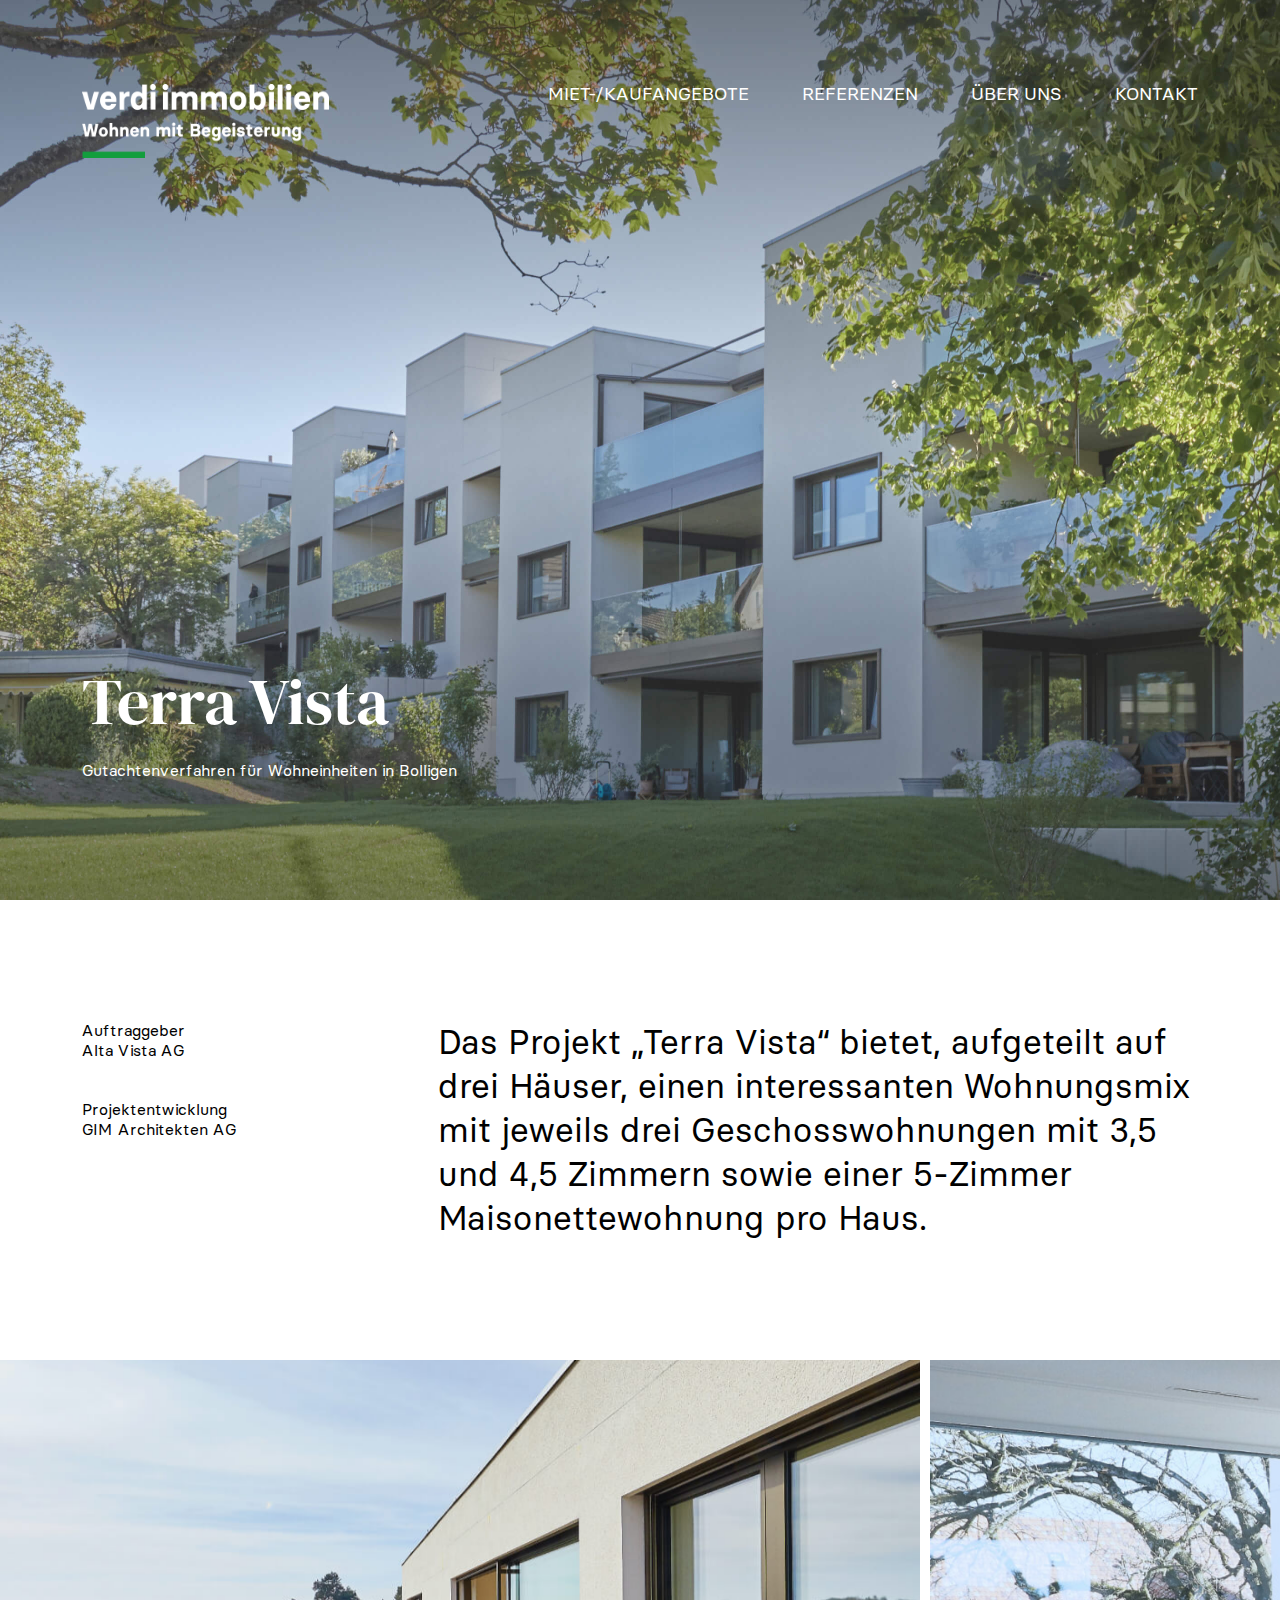
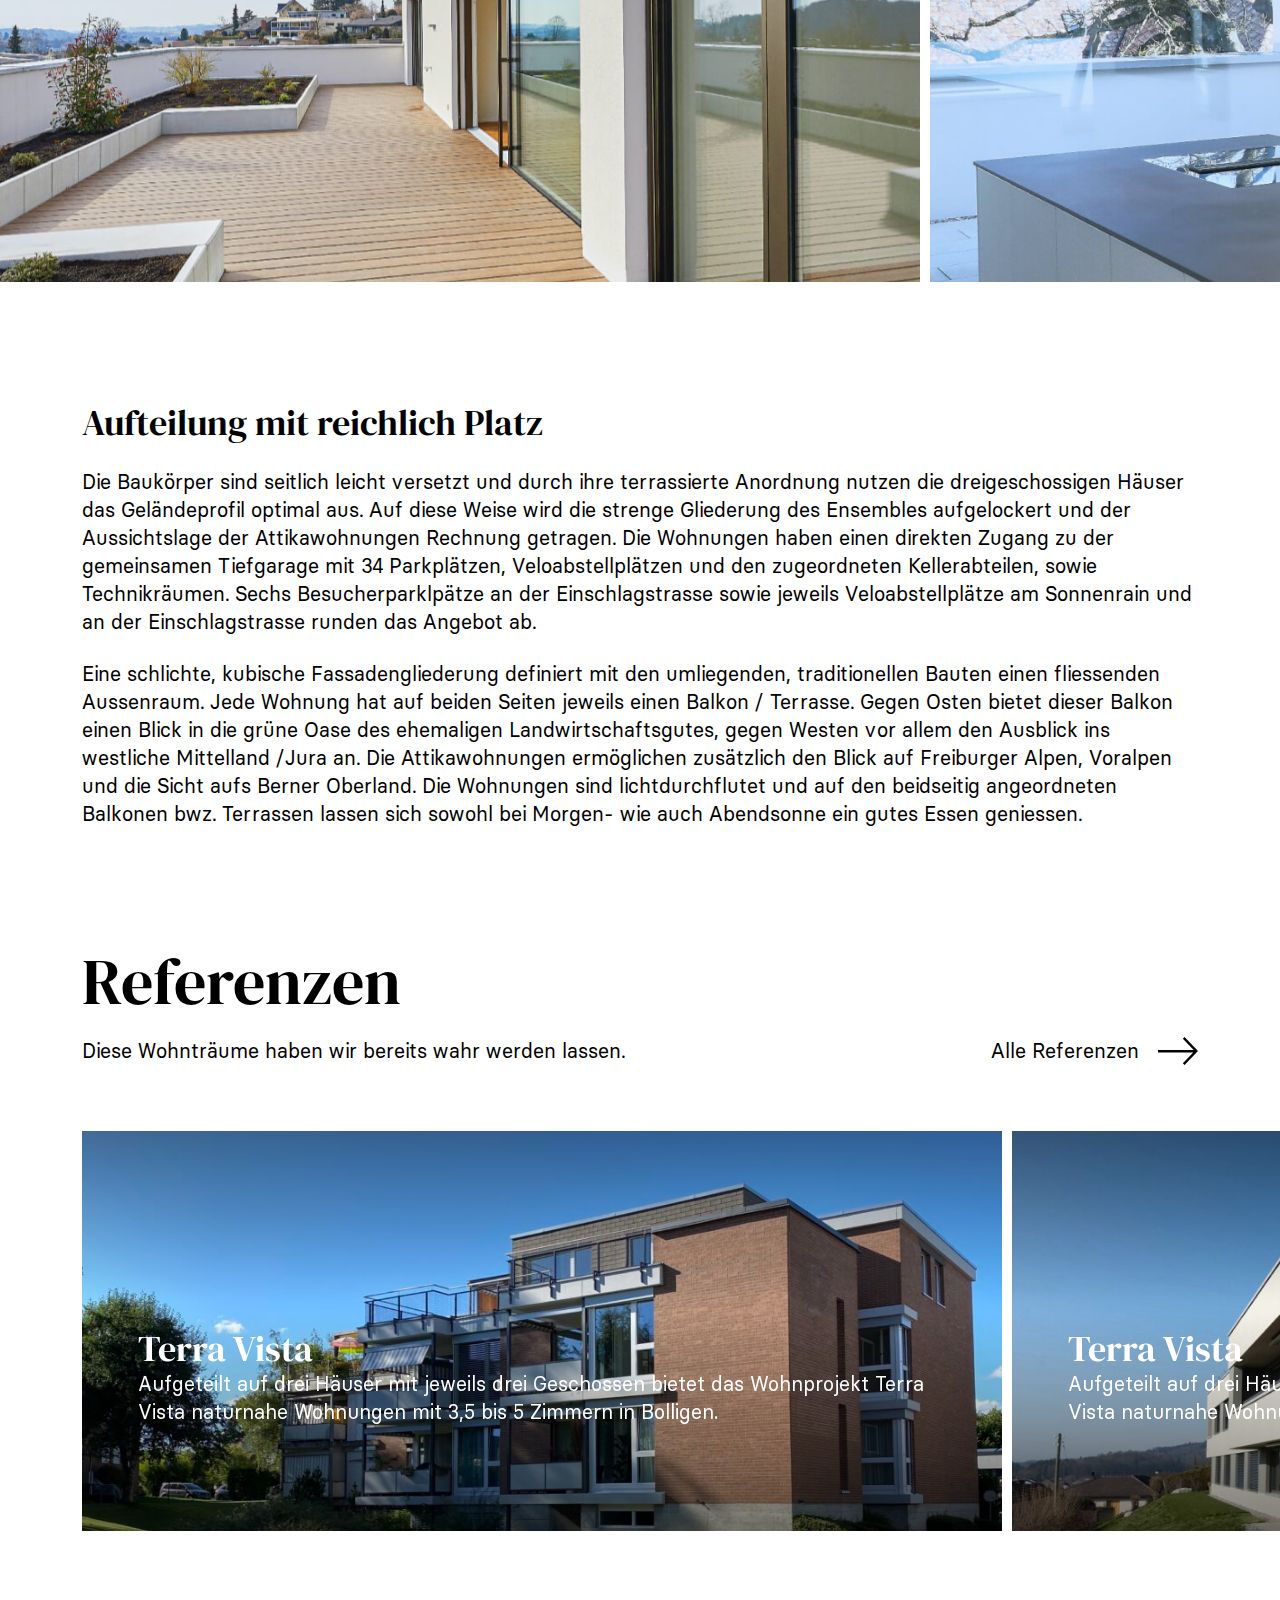
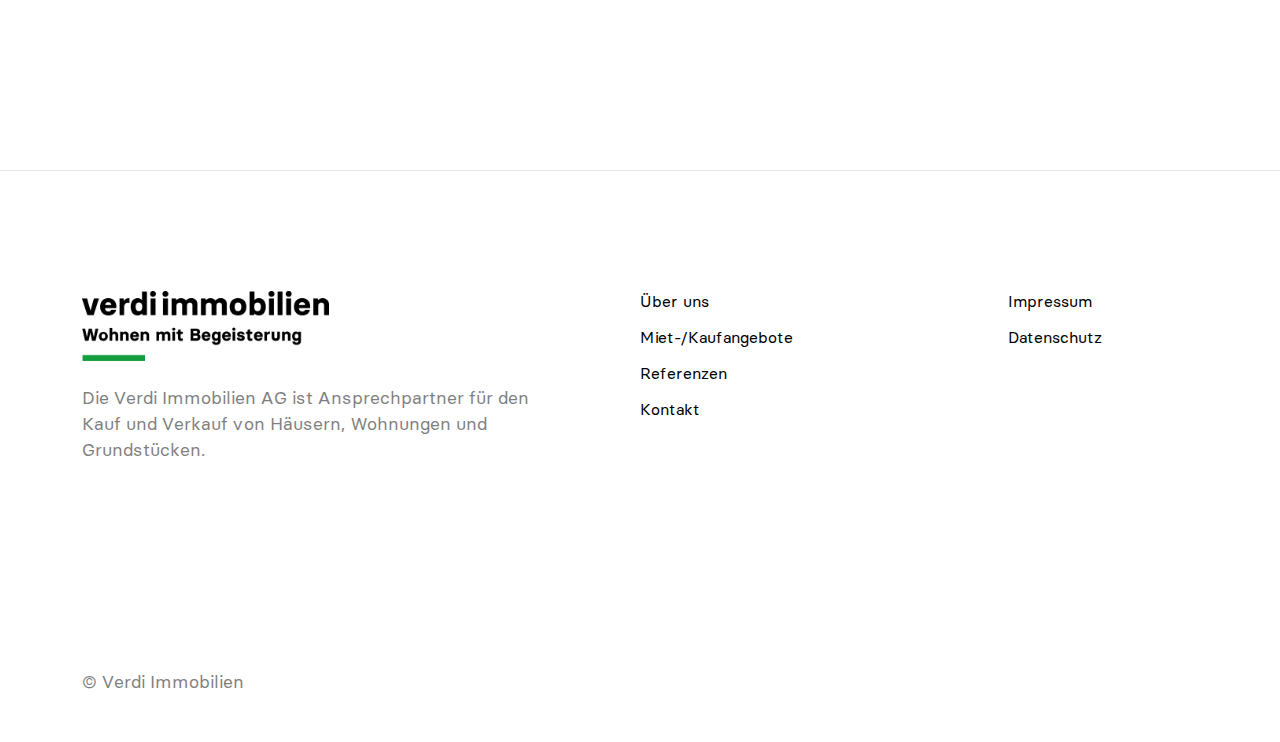
<file: pages/terra.html>
<!DOCTYPE html>
<html lang="en">
<head>
    <meta charset="UTF-8">
    <meta http-equiv="X-UA-Compatible" content="IE=edge">
    <meta name="viewport" content="width=device-width, user-scalable=no">
    <link rel="stylesheet" href="../styles/reset.css">
    <link rel="stylesheet" href="../scss/main.css">
    <link rel="stylesheet" href="../scss/media.css">
    <link rel="preconnect" href="https://fonts.googleapis.com">
    <link rel="preconnect" href="https://fonts.gstatic.com" crossorigin>
    <link href="https://fonts.googleapis.com/css2?family=DM+Serif+Display&display=swap" rel="stylesheet">
    <link rel="stylesheet" href="https://unpkg.com/swiper@8/swiper-bundle.min.css"/>
    <script src="https://unpkg.com/swiper@8/swiper-bundle.min.js"></script>
    <link rel="icon" type="image/png" href="../images/verdi-favicon_128x128.png">
    <title>Terra</title>
</head>
<body class="body">
    <header class="header header-flex">
        <div class="container__wraper-white">
            <div class="container container-flex" >
                <div class="container__logo">
                    <a href="../index.html" class="container__logo">
                        <img src="../images/main/VILogowhite.png" alt="#" class="logo__header logo-white">
                        <img src="../images/main/VILogoblk.png" alt="#" class="logo__header logo-black logo-hiden">
                    </a>
                    <div class="container__button-hiden">
                        <button class="button-size button-dash" id="btn-nav-hiden">
                            <span class="dash__line dash__line-first"></span>
                            <span class="dash__line dash__line-second"></span>
                            <span class="dash__line dash__line-third"></span>
                        </button>
                    </div>
                </div>
                <div class="container__header-menu header__menu_hiden">
                    <a class="a a__header a__header-link" href="./kaufobjekte.html">
                        Miet-/Kaufangebote
                    </a>
                    <a class="a a__header a__header-link" href="./referenzen.html">
                        Referenzen
                    </a>
                    <a class="a a__header a__header-link" href="./uberus.html">
                        Über uns
                     </a>
                    <a class="a a__header a__header-link" href="./kontakt.html">
                        Kontakt
                    </a>
                </div>
            </div>
        </div>
    </header>
    <main class="main__terra">
        <section class="section section__title section__terra">
            <div class="container">
                <h1 class="h1">
                    Terra Vista
                </h1>
                <p>
                    Gutachtenverfahren für Wohneinheiten in Bolligen
                </p>
            </div>
            <div class="container__scroll">
                <span class="span__scroll">
                    Weiterscrollen
                    <svg width="24" height="34" viewBox="0 0 24 34" fill="none" xmlns="http://www.w3.org/2000/svg" class="svg">
                        <path d="M24 22.561L12 34L0 22.5609L1.49999 21.131L10.7419 29.9409L10.7419 0L12.8632 0L12.8632 30.3175L22.5 21.1311L24 22.561Z" fill="white" class="svg-color"/>
                    </svg>
                </span>
            </div> 
        </section>
        <section class="section section__title-sub">
            <div class="container">
                <div class="container__span">
                    <a href="#"class="link__span-title">
                        Auftraggeber
                    </a>
                    <a href="#" class="link__span-title">
                        Alta Vista AG
                    </a>
                    <a href="#" class="link__span-title">
                        Projektentwicklung
                    </a>
                    <a href="#" class="link__span-title">
                        GIM Architekten AG
                    </a>
                </div>
                <div class="container__text-title">
                    <p class="superlead">
                        Das Projekt „Terra Vista“ bietet, aufgeteilt auf drei Häuser, einen interessanten Wohnungsmix mit jeweils drei Geschosswohnungen mit 3,5 und 4,5 Zimmern sowie einer 5-Zimmer Maisonettewohnung pro Haus.
                    </p>
                </div>
            </div>
        </section>
        <div class="container__mySwiper3">
            <div class="swiper mySwiper3">
                <div class="swiper-wrapper swiper-wrapper-size-1 swiper-carousel">
                    <div class="swiper-slide swiper-slide-terrra">
                        <div class="container-img-terra">
                            <img src="../images/terra/image-5.jpg" alt="#" class="img__slider-terra">
                        </div>
                    </div>
                    <div class="swiper-slide swiper-slide-terrra">
                        <div class="container-img-terra">
                            <img src="../images/terra/image-6.jpg" alt="#" class="img__slider-terra">
                        </div>
                    </div>
                    <div class="swiper-slide swiper-slide-terrra">
                        <div class="container-img-terra">
                            <img src="../images/terra/image-5.jpg" alt="#" class="img__slider-terra">
                        </div>
                    </div>
                    <div class="swiper-slide swiper-slide-terrra">
                        <div class="container-img-terra">
                            <img src="../images/terra/image-6.jpg" alt="#" class="img__slider-terra">
                        </div>
                    </div>
                </div>
                <div class="swiper-button-next icon-arrow-right2"></div>
                <div class="swiper-button-prev icon-arrow-left2"></div>
            </div>
        </div>
    </section>
    <section class="section section__text">
        <div class="container">
            <h2 class="h2">
                Aufteilung mit reichlich Platz
            </h2>
            <p class="p-reg">
                Die Baukörper sind seitlich leicht versetzt und durch ihre terrassierte Anordnung nutzen die dreigeschossigen Häuser das Geländeprofil optimal aus. Auf diese Weise wird die strenge Gliederung des Ensembles aufgelockert und der Aussichtslage der Attikawohnungen Rechnung getragen. Die Wohnungen haben einen direkten Zugang zu der gemeinsamen Tiefgarage mit 34 Parkplätzen, Veloabstellplätzen und den zugeordneten Kellerabteilen, sowie Technikräumen. Sechs Besucherparklpätze an der Einschlagstrasse sowie jeweils Veloabstellplätze am Sonnenrain und an der Einschlagstrasse runden das Angebot ab.
            </p>
            <p class="p-reg">
                Eine schlichte, kubische Fassadengliederung definiert mit den umliegenden, traditionellen Bauten einen fliessenden Aussenraum. Jede Wohnung hat auf beiden Seiten jeweils einen Balkon / Terrasse. Gegen Osten bietet dieser Balkon einen Blick in die grüne Oase des ehemaligen Landwirtschaftsgutes, gegen Westen vor allem den Ausblick ins westliche Mittelland /Jura an. Die Attikawohnungen ermöglichen zusätzlich den Blick auf Freiburger Alpen, Voralpen und die Sicht aufs Berner Oberland. Die Wohnungen sind lichtdurchflutet und auf den beidseitig angeordneten Balkonen bwz. Terrassen lassen sich sowohl bei Morgen- wie auch Abendsonne ein gutes Essen geniessen.
            </p>
        </div>
    </section>
    <section class="section__carousel">
        <div class="container">
            <h4 class="h1" id="element-padding">
                Referenzen
            </h4>
            <div class="container__titel-text">
                <p class="p-reg"> 
                    Diese Wohnträume haben wir bereits wahr werden lassen.
                </p>
                <div class="container__link-carousel">
                    <a href="#" class="p-reg link__carousel-title second">
                        Alle Referenzen
                        <svg width="40" height="40" viewBox="0 0 34 24" fill="none" xmlns="http://www.w3.org/2000/svg" class="svg__carousel-title ">
                            <path id="second" class="svg-transition" d="M22.561 0L34 12L22.5609 24L21.131 22.5L29.9409 13.2581H0V11.1368H30.3175L21.1311 1.5L22.561 0Z" fill="black"/>
                        </svg>
                    </a>            
                </div>
            </div>
        </div>
        <div class="container__mySwiper3">
            <div class="swiper mySwiper3 ">
                <div class="swiper-wrapper swiper-wrapper-size swiper-carousel">
                    <div class="swiper-slide swiper-slide-size conteiner__h5-block">
                        <div class="container-img">
                            <img src="../images/terra/image-1.jpg" alt="#">
                        </div>
                        <a href="#" class="a__block-link">
                            <div class="conteiner__h5-position">
                                <h5 class="h2">
                                    Terra Vista
                                </h5>
                                    <p class="p-reg">
                                    Aufgeteilt auf drei Häuser mit jeweils drei Geschossen bietet das Wohnprojekt Terra Vista naturnahe Wohnungen mit 3,5 bis 5 Zimmern in Bolligen.
                                </p>
                            </div>
                        </a>
                    </div>
                    <div class="swiper-slide swiper-slide-size conteiner__h5-block">
                        <div class="container-img">
                            <img src="../images/terra/Neubau-2.jpg" alt="#">
                        </div>
                        <a href="#" class="a__block-link">
                            <div class="conteiner__h5-position">
                                <h5 class="h2">
                                    Terra Vista
                                </h5>
                                    <p class="p-reg">
                                    Aufgeteilt auf drei Häuser mit jeweils drei Geschossen bietet das Wohnprojekt Terra Vista naturnahe Wohnungen mit 3,5 bis 5 Zimmern in Bolligen.
                                </p>
                            </div>
                        </a>
                    </div>
                    <div class="swiper-slide swiper-slide-size conteiner__h5-block">
                        <div class="container-img">
                            <img src="../images/47A5383-17-1024x683.jpg" alt="#">
                        </div>
                        <a href="#" class="a__block-link">
                            <div class="conteiner__h5-position">
                                <h5 class="h2">
                                    Terra Vista
                                </h5>
                                    <p class="p-reg">
                                    Aufgeteilt auf drei Häuser mit jeweils drei Geschossen bietet das Wohnprojekt Terra Vista naturnahe Wohnungen mit 3,5 bis 5 Zimmern in Bolligen.
                                </p>
                            </div>
                        </a>
                    </div>
                    <div class="swiper-slide swiper-slide-size conteiner__h5-block">
                        <div class="container-img">
                            <img src="../images/Bild_Büren-1-4-1024x683.jpg" alt="#">
                        </div>
                        <a href="#" class="a__block-link">
                            <div class="conteiner__h5-position">
                                <h5 class="h2">
                                    Terra Vista
                                </h5>
                                    <p class="p-reg">
                                    Aufgeteilt auf drei Häuser mit jeweils drei Geschossen bietet das Wohnprojekt Terra Vista naturnahe Wohnungen mit 3,5 bis 5 Zimmern in Bolligen.
                                </p>
                            </div>
                        </a>
                    </div>
                </div>
                <div class="swiper-button-next icon-arrow-right2"> </div>
                <div class="swiper-button-prev icon-arrow-left2"></div>
            </div>
        </div>
    </section>
    </main>
    <footer class="footer">
        <section class="section section__footer">
            <div class="container container__footer">
                <div class="container__nav-footer">
                    <div class="container__logo-footer">
                        <img src="../images/main/VILogoblk.png" alt="#" class="logo-black">
                        <p class="p p__footer">
                            Die Verdi Immobilien AG ist Ansprechpartner für den Kauf und Verkauf von Häusern, Wohnungen und Grundstücken.
                        </p>
                    </div>
                </div>
                <nav class="nav__footer">
                        <ul class="ul__footer-links ul__footer-links-left">
                            <li class="li__footer-links">
                                <a href="./uberus.html" class="a__footer-link">
                                    Über uns
                                </a>
                            </li>
                            <li class="li__footer-links">
                                <a href="./kaufobjekte.html" class="a__footer-link">
                                    Miet-/Kaufangebote
                                </a>
                            </li>
                            <li class="li__footer-links">
                                <a href="./referenzen.html" class="a__footer-link">
                                    Referenzen
                                </a>
                            </li>
                            <li class="li__footer-links">
                                <a href="./kontakt.html" class="a__footer-link">
                                    Kontakt
                                </a>
                            </li>
                        </ul>
                        <ul class="ul__footer-links">
                            <li class="li__footer-links">
                                <a href="./pages/impressum.html" class="a__footer-link">
                                    Impressum
                                </a>
                            </li>
                            <li class="li__footer-links">
                            <a href="./datenschutz.html" class="a__footer-link">
                                Datenschutz
                            </a>
                        </li>
                    </ul>
                </nav>
            </div>
            <div class="copy container copy-pading">
                <span class="p__footer">
                    &copy; Verdi Immobilien
                </span>
            </div>
            <div class="btn__scroll-top">
                <svg width="24" height="34" viewBox="0 0 24 34" fill="none" xmlns="http://www.w3.org/2000/svg">
                    <path d="M-1.97234e-06 11.439L12 -1.04907e-06L24 11.4391L22.5 12.869L13.2581 4.05911L13.2581 34L11.1368 34L11.1368 3.68254L1.49999 12.8689L-1.97234e-06 11.439Z" fill="black" class="svg__btn-footer"/>
                </svg>
            </div>
        </section>
    </footer>
    <script src="https://unpkg.com/swiper/swiper-bundle.min.js"></script>
    <script src="../js/terra.js"></script>
</body>
</html>
</file>
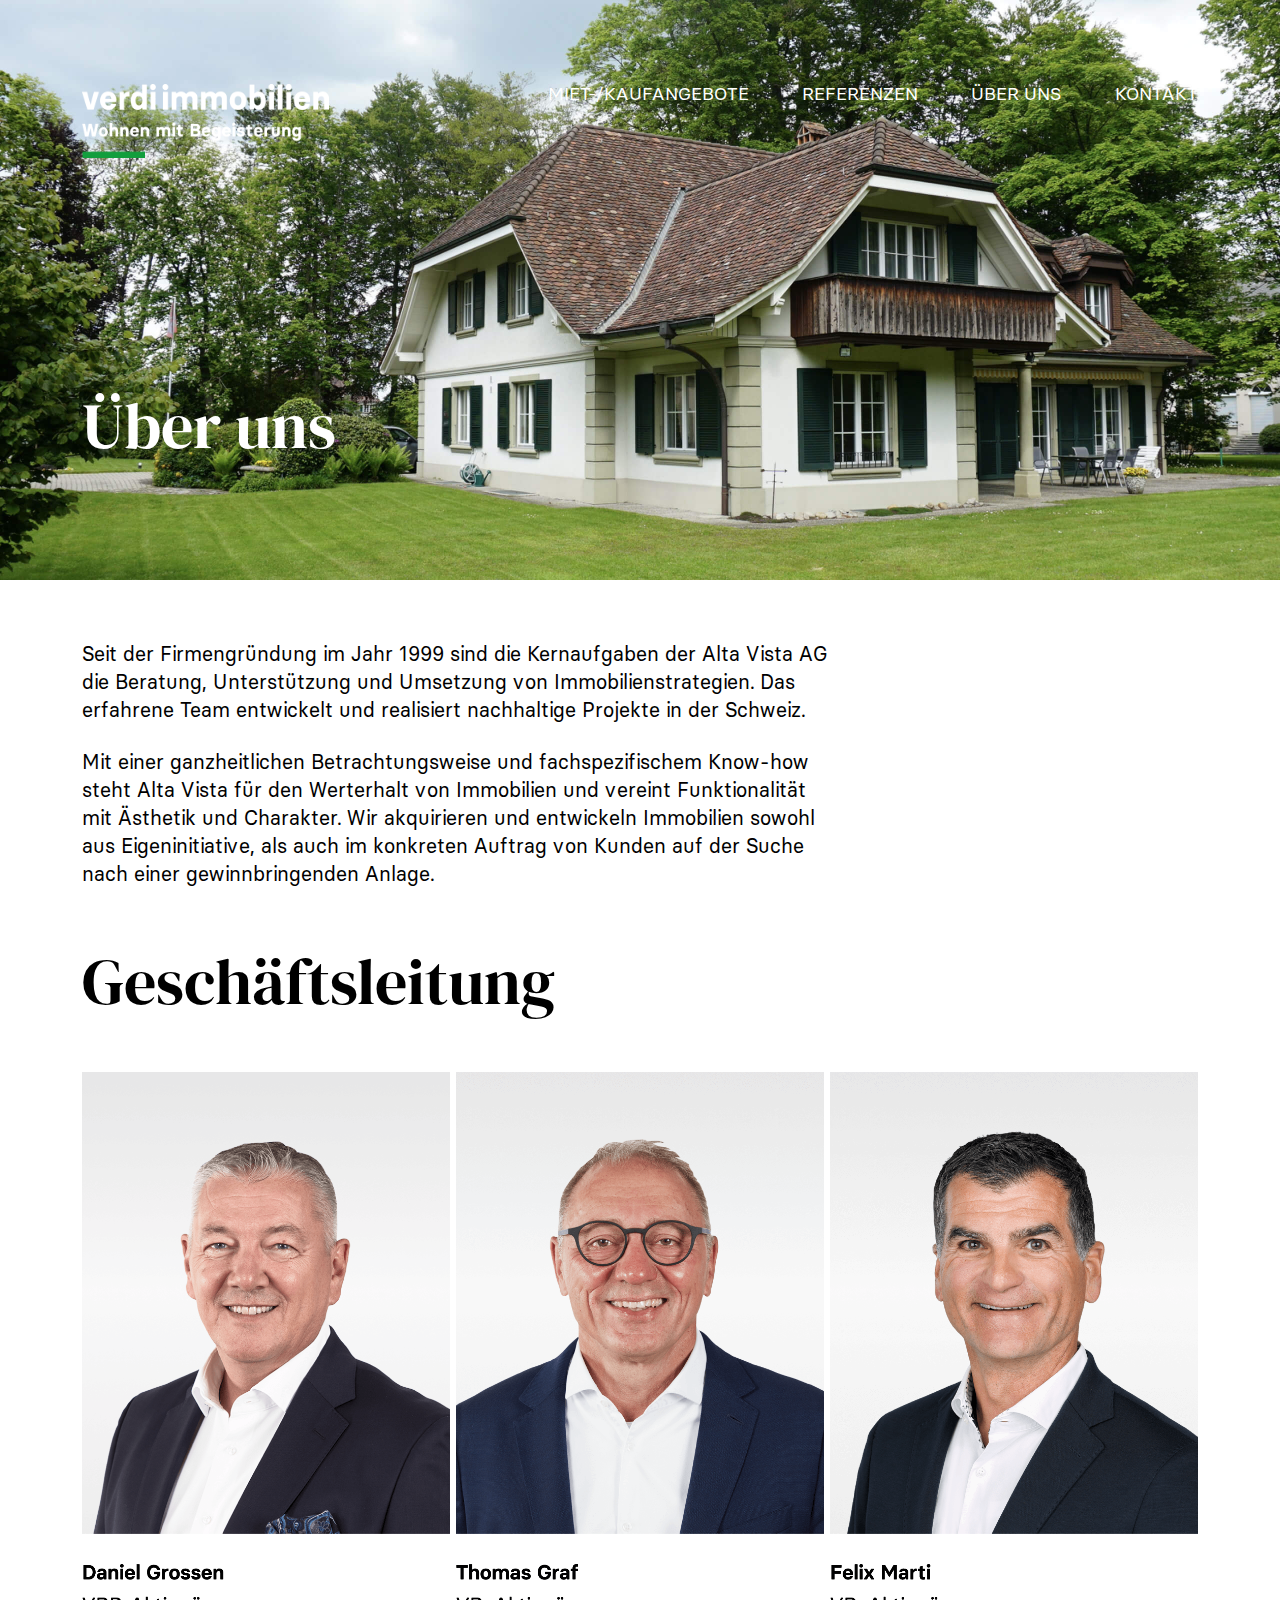
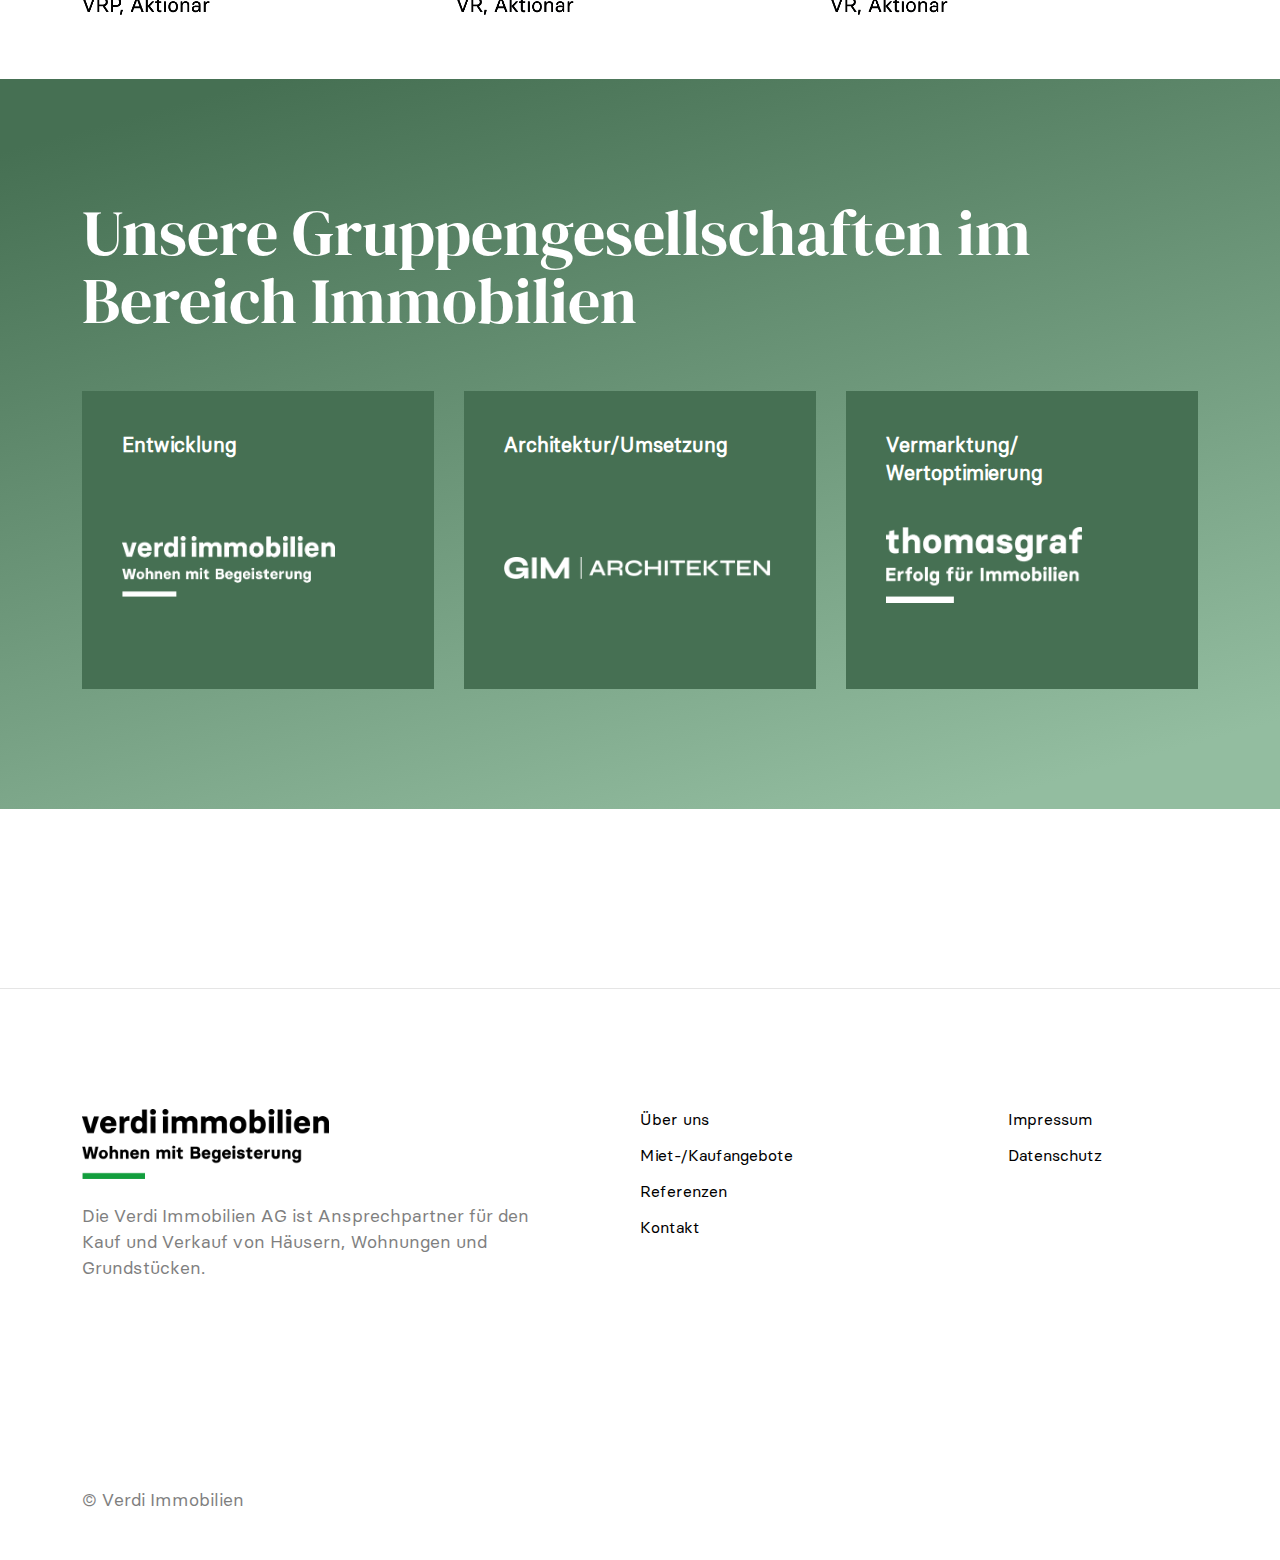
<file: pages/uberus.html>
<!DOCTYPE html>
<html lang="en">
<head>
    <meta charset="UTF-8">
    <meta http-equiv="X-UA-Compatible" content="IE=edge">
    <meta name="viewport" content="width=device-width, user-scalable=no">
    <link rel="stylesheet" href="../styles/reset.css">
    <link rel="stylesheet" href="../scss/main.css">
    <link rel="stylesheet" href="../scss/media.css">
    <!-- <link rel="stylesheet" href="../scss/terra.css"> -->
    <!-- <link rel="stylesheet" href="../scss/uberuns.css"> -->
    <!-- <link rel="stylesheet" href="../scss/referenzen.css"> -->
    <link rel="preconnect" href="https://fonts.googleapis.com">
    <link rel="preconnect" href="https://fonts.gstatic.com" crossorigin>
    <link href="https://fonts.googleapis.com/css2?family=DM+Serif+Display&display=swap" rel="stylesheet">
    <link rel="stylesheet" href="https://unpkg.com/swiper@8/swiper-bundle.min.css"/>
    <script src="https://unpkg.com/swiper@8/swiper-bundle.min.js"></script>
    <link rel="icon" type="image/png" href="../images/verdi-favicon_128x128.png">
    <title>Über uns</title>
</head>
<body class="body">
    <header class="header header-flex">
        <div class="container__wraper-white">
            <div class="container container-flex" >
                <div class="container__logo">
                    <a href="../index.html" class="container__logo">
                        <img src="../images/main/VILogowhite.png" alt="../" class="logo__header logo-white">
                        <img src="../images/main/VILogoblk.png" alt="#" class="logo__header logo-black logo-hiden">
                    </a>
                    <div class="container__button-hiden">
                        <button class="button-size button-dash" id="btn-nav-hiden">
                            <span class="dash__line dash__line-first"></span>
                            <span class="dash__line dash__line-second"></span>
                            <span class="dash__line dash__line-third"></span>
                        </button>
                    </div>
                </div>
                <div class="container__header-menu header__menu_hiden">
                    <a class="a a__header a__header-link" href="./kaufobjekte.html">
                        Miet-/Kaufangebote
                    </a>
                    <a class="a a__header a__header-link" href="./referenzen.html">
                        Referenzen
                    </a>
                    <a class="a a__header a__header-link" href="./uberus.html">
                        Über uns
                     </a>
                    <a class="a a__header a__header-link" href="./kontakt.html">
                        Kontakt
                    </a>
                </div>
            </div>
        </div>
    </header>
    <main class="main__uberus"> 
        <section class="section section__title section__uberus">
            <div class="container container__title">
                <h1 class="h1">
                    Über uns
                </h1>
            </div>
        </section>
        <section class="section section__text">
            <div class="container">
                <p class="p-reg">
                    Seit der Firmengründung im Jahr 1999 sind die Kernaufgaben der Alta Vista AG die Beratung, Unterstützung und Umsetzung von Immobilienstrategien. Das erfahrene Team entwickelt und realisiert nachhaltige Projekte in der Schweiz.
                </p>
                <p class="p-reg">
                    Mit einer ganzheitlichen Betrachtungsweise und fachspezifischem Know-how steht Alta Vista für den Werterhalt von Immobilien und vereint Funktionalität mit Ästhetik und Charakter. Wir akquirieren und entwickeln Immobilien sowohl aus Eigeninitiative, als auch im konkreten Auftrag von Kunden auf der Suche nach einer gewinnbringenden Anlage.
                </p>
            </div>
        </section>
        <section class="section section__aboutus">
            <div class="container">
                <h2 class="h1">
                    Geschäftsleitung
                </h2>
                <div class="container__baner-photo">
                    <img src="../images/uberuns/1.png" alt="#" class="img__uber"> 
                    <img src="../images/uberuns/2.png" alt="#" class="img__uber">
                    <img src="../images/uberuns/3.png" alt="#" class="img__uber">
                </div>
            </div>
        </section>
        <section class="section section__baner">
            <div class="container container__baner">
                <div class="container__h6">
                    <h6 class="h1">
                        Unsere Gruppengesellschaften im Bereich Immobilien
                    </h6>
                </div>

                <div class="container__block-baner">
                    <div class="container__items-baner">
                        <div class="container__item">
                            <span class="span__title-baner span__title-baner-1">
                                Entwicklung
                            </span>
                            <a href="#" class="img__link-baner">
                                <img src="../images/blk(3).png" alt="logo" class="img__baner-1 img__baner-pading">
                            </a>
                        </div>
                    </div>
                    <div class="container__items-baner">
                        <div class="container__item">
                            <span class="span__title-baner span__title-baner-2">
                                Architektur/Umsetzung
                            </span>
                            <a href="#" class="img__link-baner">
                                <img src="../images/gim-logo-blue.png" alt="logo" class="img__baner-2 img__baner-pading">
                            </a>
                        </div>
                    </div>
                    <div class="container__items-baner">
                        <div class="container__item">
                            <span class="span__title-baner span__title-baner-3">
                                Vermarktung/ Wertoptimierung
                            </span>
                            <a href="#" class="img__link-baner">
                                <img src="../images/TG-Logo-blk.png" alt="logo" class="img__baner-3 img__baner-pading">
                            </a>
                        </div>
                    </div>
                </div>
            </div>
        </section>
    </main>
    <footer class="footer">
        <section class="section section__footer">
            <div class="container container__footer">
                <div class="container__nav-footer">
                    <div class="container__logo-footer">
                        <img src="../images/main/VILogoblk.png" alt="#" class="logo-black">
                        <p class="p p__footer">
                            Die Verdi Immobilien AG ist Ansprechpartner für den Kauf und Verkauf von Häusern, Wohnungen und Grundstücken.
                        </p>
                    </div>
                </div>
                <nav class="nav__footer">
                        <ul class="ul__footer-links ul__footer-links-left">
                            <li class="li__footer-links">
                                <a href="./uberus.html" class="a__footer-link">
                                    Über uns
                                </a>
                            </li>
                            <li class="li__footer-links">
                                <a href="./kaufobjekte.html" class="a__footer-link">
                                    Miet-/Kaufangebote
                                </a>
                            </li>
                            <li class="li__footer-links">
                                <a href="./referenzen.html" class="a__footer-link">
                                    Referenzen
                                </a>
                            </li>
                            <li class="li__footer-links">
                                <a href="./kontakt.html" class="a__footer-link">
                                    Kontakt
                                </a>
                            </li>
                        </ul>
                        <ul class="ul__footer-links">
                            <li class="li__footer-links">
                                <a href="./impressum.html" class="a__footer-link">
                                    Impressum
                                </a>
                            </li>
                            <li class="li__footer-links">
                            <a href="./datenschutz.html" class="a__footer-link">
                                Datenschutz
                            </a>
                        </li>
                    </ul>
                </nav>
            </div>
            <div class="copy container copy-pading">
                <span class="p__footer">
                    &copy; Verdi Immobilien
                </span>
            </div>
            <div class="btn__scroll-top">
                <svg width="24" height="34" viewBox="0 0 24 34" fill="none" xmlns="http://www.w3.org/2000/svg">
                    <path d="M-1.97234e-06 11.439L12 -1.04907e-06L24 11.4391L22.5 12.869L13.2581 4.05911L13.2581 34L11.1368 34L11.1368 3.68254L1.49999 12.8689L-1.97234e-06 11.439Z" fill="black" class="svg__btn-footer"/>
                </svg>
            </div>
        </section>
    </footer>
    <script src="../js/referenzen.js"></script>
</body>
</html>
</file>
<file: scss/main.css>
@font-face {
  font-family: "DM Serif Display", serif;
  font-family: "Basier Circle";
  src: url("../font/BasierCircle-Regular.woff") format("woff"), url("../font/BasierCircle-Regular.woff2") format("woff2");
}
body {
  font-family: "Basier Circle";
  height: 100%;
  width: 100%;
}

.no-scroll {
  overflow: hidden;
}

.container {
  max-width: 1146px;
  width: 100%;
  margin: 0 auto;
  padding-left: 15px;
  padding-right: 15px;
}

.container-flex {
  display: -webkit-box;
  display: -ms-flexbox;
  display: flex;
  -webkit-box-pack: justify;
      -ms-flex-pack: justify;
          justify-content: space-between;
}

.h1 {
  font-family: "DM Serif Display";
  font-style: normal;
  font-weight: 400;
  font-size: 64px;
  line-height: 68px;
}

.h2 {
  font-family: "DM Serif Display";
  font-style: normal;
  font-weight: 400;
  font-size: 36px;
  line-height: 42px;
}

.h3 {
  font-style: normal;
  font-weight: 400;
  font-size: 24px;
  line-height: 28px;
}

.p-bolt {
  font-style: normal;
  font-weight: 700;
  font-size: 20px;
  line-height: 28px;
  /* or 140% */
}

.p-reg {
  font-style: normal;
  font-weight: 400;
  font-size: 20px;
  line-height: 28px;
}

.superlead {
  font-size: 34px;
  line-height: 44px;
}

.navigator {
  font-size: 18px;
  line-height: 26px;
}

.header {
  width: 100%;
  height: 240px;
}

.header-flex {
  display: -webkit-box;
  display: -ms-flexbox;
  display: flex;
  -webkit-box-align: center;
      -ms-flex-align: center;
          align-items: center;
  -webkit-box-pack: space-evenly;
      -ms-flex-pack: space-evenly;
          justify-content: space-evenly;
  position: absolute;
  z-index: 100500;
}

.container__wraper-white {
  border: transparent;
  width: calc(100% - 30px);
  height: 200px;
  padding: 64px 0;
  -webkit-transition: background 0.3s;
  transition: background 0.3s;
}

.header-bg {
  background-color: #fff !important;
  -webkit-transition: all 0.3s;
  transition: all 0.3s;
}

.hover-bg {
  -webkit-transition-property: all;
  transition-property: all;
  -webkit-transition-duration: 0.3s;
          transition-duration: 0.3s;
  background-color: #fff;
}

.logo__header {
  max-height: 75px;
  max-width: 247px;
  width: 100%;
  height: 100%;
}

.logo-hiden {
  display: none;
}

.container__header-menu {
  height: 20px;
}

.a__header-link {
  font-size: 18px;
  line-height: 20px;
  text-transform: uppercase;
}

.color-links {
  color: #000000;
}

.a__header {
  margin-right: 48px;
  -webkit-transition: color 0.3s;
  transition: color 0.3s;
}
.a__header:last-child {
  margin-right: 0;
}
.a__header:hover {
  color: #129E3D;
}

.container__button-hiden {
  display: none;
}
.container__button-hiden .button-size {
  -webkit-transform: rotate(180deg);
          transform: rotate(180deg);
  position: relative;
  cursor: pointer;
  width: 40px;
  height: 32px;
  background: transparent;
  border: 1px solid transparent;
}

.dash__line {
  display: block;
  height: 2px;
  background: #fff;
  position: absolute;
  left: 0;
  -webkit-transition: 0.2s all;
  transition: 0.2s all;
}

.dash__line-bg {
  background: #000 !important;
}

.dash__line-first {
  top: 0;
  width: 90%;
}

.dash__line-second {
  top: 50%;
  width: 100%;
}

.dash__line-third {
  bottom: 0;
  width: 90%;
}

.dash-active .dash__line-second {
  opacity: 0;
}

.dash-active .dash__line-first {
  -webkit-transform: translateY(-50%) rotate(-45deg);
          transform: translateY(-50%) rotate(-45deg);
  top: 50%;
  background-color: #000;
}

.dash-active .dash__line-third {
  -webkit-transform: translateY(-50%) rotate(45deg);
          transform: translateY(-50%) rotate(45deg);
  top: 50%;
  background-color: #000;
}

.conteiner__slider {
  position: relative;
}

.swiper {
  width: 100%;
  height: 100%;
}

.swiper-slide {
  display: -webkit-box;
  display: -ms-flexbox;
  display: flex;
  -webkit-box-pack: center;
  -ms-flex-pack: center;
  justify-content: center;
  -webkit-box-align: center;
  -ms-flex-align: center;
  align-items: center;
}

.conteiner__img {
  height: 100vh;
  width: 100%;
}

.swiper-slide img {
  display: block;
  width: 100%;
  height: 100%;
  -o-object-fit: cover;
     object-fit: cover;
}

.swiper-slide-active .img-active {
  -webkit-transition: all 5s ease !important;
  transition: all 5s ease !important;
  -webkit-transform: scale(1.2, 1.2) !important;
          transform: scale(1.2, 1.2) !important;
}

.h2__slider {
  position: absolute;
  padding: 0 15px;
  bottom: 240px;
  left: 0;
  bottom: 0;
  width: 687px;
  height: 272px;
  color: #fff;
  margin-bottom: 125px;
}

.container__scroll {
  position: absolute;
  bottom: 179px;
  left: 0;
  z-index: 11;
}

.span__scroll {
  cursor: pointer;
  display: -webkit-box;
  display: -ms-flexbox;
  display: flex;
  position: relative;
  width: 107px;
  height: 20px;
  font-size: 20px;
  line-height: 20px;
  color: #FFFFFF;
  -webkit-transform: rotate(-90deg);
          transform: rotate(-90deg);
  -webkit-transition: color 0.3s;
  transition: color 0.3s;
}

.svg {
  right: 132px;
  top: -6px;
  position: absolute;
  -webkit-transform: rotate(90deg);
          transform: rotate(90deg);
}

.scroll-active {
  color: #129E3D;
  fill: #129E3D;
}

.svg-color {
  -webkit-transition: fill 0.2s;
  transition: fill 0.2s;
}

.container-pagination {
  position: relative;
  max-width: 1146px !important;
  width: 100% !important;
  margin: 0 auto !important;
}

.swiper-pagination {
  display: -webkit-box !important;
  display: -ms-flexbox !important;
  display: flex !important;
  -webkit-box-pack: end !important;
      -ms-flex-pack: end !important;
          justify-content: end !important;
  padding: 0 15px !important;
  bottom: 135px !important;
}

.swiper-pagination-style {
  background-color: #fff !important;
  width: 10px !important;
  height: 10px !important;
}

.container__text {
  padding: 120px 15px 60px !important;
}
.container__text p {
  max-width: 836px;
  width: 100%;
}

.container__h3 {
  margin: 0 0 80px;
}
.container__h3 h3 {
  max-width: 920px;
  width: 100%;
}

.container__article {
  display: -webkit-box;
  display: -ms-flexbox;
  display: flex;
  -ms-flex-wrap: wrap;
      flex-wrap: wrap;
  margin: 0 -20px;
}
.container__article .container__h3-item {
  margin: 0 0 80px;
  padding: 0 20px;
}
.container__article .container__h3-item h3 {
  max-width: 538px;
  width: 100%;
  margin-bottom: 24px;
}
.container__article .container__h3-item p {
  max-width: 538px;
  width: 100%;
}

.section__banner {
  padding: 60px 0;
}
.section__banner .container-bg {
  background: linear-gradient(164.8deg, #467053 6.78%, #93BDA0 91.84%);
}
.section__banner .container {
  max-width: 1116px;
  height: 160px;
  display: -webkit-box;
  display: -ms-flexbox;
  display: flex;
  -webkit-box-align: center;
      -ms-flex-align: center;
          align-items: center;
  -webkit-box-pack: center;
      -ms-flex-pack: center;
          justify-content: center;
}
.section__banner .container h3 {
  max-width: 696px;
  width: 100%;
  height: 84px;
  padding-right: 58px;
  color: #fff;
}

.container__btn-link {
  max-width: 280px;
  width: 100%;
  height: 80px;
  background-color: #fff;
  display: -webkit-box;
  display: -ms-flexbox;
  display: flex;
  -webkit-box-align: center;
      -ms-flex-align: center;
          align-items: center;
  -webkit-box-pack: center;
      -ms-flex-pack: center;
          justify-content: center;
  font-style: normal;
  font-weight: 400;
  font-size: 18px;
  line-height: 26px;
  text-align: center;
  color: #000000;
  -webkit-transition: 0.3s;
  transition: 0.3s;
}
.container__btn-link:hover {
  -webkit-transition: 0.3s;
  transition: 0.3s;
  color: #fff;
  background-color: #000;
}

.section__sub-baner .container {
  padding: 60px 15px;
}
.section__sub-baner .container p {
  max-width: 836px;
  width: 100%;
}

.container__mySwiper3 {
  max-width: 100% !important;
  padding: 60px 0 120px;
}

.section__carousel .container {
  padding: 60px 15px 0;
}
.section__carousel .container h4 {
  margin: 0 0 15px;
  max-width: 836px;
  width: 100%;
}
.section__carousel .container .container__titel-text {
  display: -webkit-box;
  display: -ms-flexbox;
  display: flex;
  -webkit-box-align: center;
      -ms-flex-align: center;
          align-items: center;
  -webkit-box-pack: justify;
      -ms-flex-pack: justify;
          justify-content: space-between;
}

.svg-color-link {
  -webkit-transition: all 0.3s;
  transition: all 0.3s;
  color: #129E3D !important;
  fill: #129E3D !important;
}

.svg-transition {
  -webkit-transition: 0.3s;
  transition: 0.3s;
}

.link__carousel-title {
  color: #000;
  display: -webkit-box;
  display: -ms-flexbox;
  display: flex;
  -webkit-box-align: center;
      -ms-flex-align: center;
          align-items: center;
  -webkit-transition: color 0.3s;
  transition: color 0.3s;
}

.svg__carousel-title {
  margin-left: 19px;
}

.swiper-button-next::after {
  content: " " !important;
}

.swiper-button-prev::after {
  content: " " !important;
}

.swiper-wrapper-size {
  height: 400px !important;
  max-width: 1146px !important;
  width: 100% !important;
}

.swiper-slide-size {
  display: -webkit-box;
  display: -ms-flexbox;
  display: flex;
  -webkit-box-align: end;
      -ms-flex-align: end;
          align-items: flex-end;
  position: relative;
}

.container-img {
  max-height: 400px !important;
  height: 100% !important;
  width: 100% !important;
  -webkit-transition: 0.3s;
  transition: 0.3s;
}

.conteiner__h5 {
  max-width: 456px;
  width: 110%;
  margin: 0 auto;
  padding: 0 0 56px;
  position: relative;
  z-index: 20;
}

.conteiner__h5-block {
  position: relative;
}

.a__block-link {
  overflow: hidden;
  padding: 240px 56px 105px;
  position: absolute;
  -webkit-transition: 0.3s !important;
  transition: 0.3s !important;
  z-index: 16;
  opacity: 1;
  background: -webkit-gradient(linear, left top, left bottom, from(rgba(0, 0, 0, 0.5)), color-stop(48.18%, rgba(0, 0, 0, 0)), color-stop(50.92%, rgba(0, 0, 0, 0)), to(rgba(0, 0, 0, 0.5)));
  background: linear-gradient(180deg, rgba(0, 0, 0, 0.5) 0%, rgba(0, 0, 0, 0) 48.18%, rgba(0, 0, 0, 0) 50.92%, rgba(0, 0, 0, 0.5) 100%);
}
.a__block-link:hover:before {
  min-width: 100%;
  min-height: 100%;
  content: "";
  position: absolute;
  top: 0;
  left: 0;
  z-index: -1;
  background: linear-gradient(164.8deg, #467053 6.78%, #93BDA0 91.84%);
  opacity: 0.5;
}

.section__baner {
  background: linear-gradient(164.8deg, #467053 6.78%, #93BDA0 91.84%);
}

.container__h6 {
  margin: 0 0 56px;
}
.container__h6 h6 {
  color: #fff;
}

.container__baner {
  height: 730px;
  display: -webkit-box;
  display: -ms-flexbox;
  display: flex;
  -webkit-box-pack: center;
      -ms-flex-pack: center;
          justify-content: center;
  -webkit-box-align: center;
      -ms-flex-align: center;
          align-items: center;
  -webkit-box-orient: vertical;
  -webkit-box-direction: normal;
      -ms-flex-direction: column;
          flex-direction: column;
}

.container__block-baner {
  max-width: 1440px;
  width: 100%;
  display: -webkit-box;
  display: -ms-flexbox;
  display: flex;
  -webkit-box-pack: justify;
      -ms-flex-pack: justify;
          justify-content: space-between;
}

.container__items-baner {
  background: #467053;
  max-width: 362px !important;
  width: 100% !important;
  height: 298px;
  margin: 0 30px 0 0;
}

.container__items-baner:last-child {
  margin: 0;
}

.container__item {
  max-width: 362px !important;
  width: 100% !important;
  height: 100%;
  display: -webkit-box;
  display: -ms-flexbox;
  display: flex;
  -webkit-box-orient: vertical;
  -webkit-box-direction: normal;
      -ms-flex-direction: column;
          flex-direction: column;
  padding: 40px 15px 0 40px;
}

.span__title-baner {
  font-weight: 600;
  font-size: 20px;
  line-height: 28px;
  color: #FFFFFF;
  max-width: 223px;
  width: 100%;
}

.span__title-baner-1 {
  margin-bottom: 77px;
}

.span__title-baner-2 {
  margin-bottom: 98px;
}

.span__title-baner-3 {
  margin-bottom: 40px;
}

.img__baner-pading {
  padding-right: 15px;
}

.img__baner-1 {
  max-width: 228.49px;
  width: 100%;
}

.img__baner-2 {
  max-width: 282px;
  width: 100%;
}

.img__baner-3 {
  max-width: 211px;
  width: 100%;
}

.footer {
  height: 120px;
  border-bottom: 1px rgba(0, 0, 0, 0.1) solid;
}

.container__footer {
  padding-top: 120px;
  height: 491px;
  position: relative;
  display: -webkit-box;
  display: -ms-flexbox;
  display: flex;
}

.container__nav-footer {
  max-width: 595px;
  width: 100%;
  padding-top: 120px;
}

.container__logo-footer {
  display: -webkit-box;
  display: -ms-flexbox;
  display: flex;
  -webkit-box-orient: vertical;
  -webkit-box-direction: normal;
      -ms-flex-direction: column;
          flex-direction: column;
  -webkit-box-pack: start;
      -ms-flex-pack: start;
          justify-content: flex-start;
  padding-right: 15px;
}
.container__logo-footer .logo-black {
  width: 247.15px;
  height: 70px;
}

.p__footer {
  max-width: 460px;
  font-size: 18px;
  line-height: 26px;
  color: #000000;
  opacity: 0.5;
  padding-top: 24px;
}

.nav__footer {
  display: -webkit-box;
  display: -ms-flexbox;
  display: flex;
  padding-top: 120px;
  width: 100%;
}

.ul__footer-links:first-child {
  max-width: 415px;
  width: 100%;
  padding-right: 15px;
}

.ul__footer-links:last-child {
  max-width: 190px;
  width: 100%;
}

.li__footer-links {
  padding-bottom: 16px;
}

.li__footer-links:last-child {
  padding: 0;
}

.a__footer-link {
  color: #000;
  width: 152px;
  height: 20px;
  font-size: 16px;
  line-height: 20px;
  color: #000000;
  -webkit-box-ordinal-group: 2;
      -ms-flex-order: 1;
          order: 1;
  -webkit-transition: color 0.3s;
  transition: color 0.3s;
}

.a__footer-link:hover {
  color: #129E3D;
}

.copy-pading {
  margin-top: 127px;
  padding-bottom: 47px;
}

.btn__scroll-top {
  cursor: pointer;
  background: #e3e3e3;
  width: 120px;
  height: 120px;
  display: -webkit-box;
  display: -ms-flexbox;
  display: flex;
  -webkit-box-align: center;
      -ms-flex-align: center;
          align-items: center;
  -webkit-box-pack: center;
      -ms-flex-pack: center;
          justify-content: center;
  -webkit-transition: all 0.3s;
  transition: all 0.3s;
  bottom: 0;
  right: 0;
  z-index: 10;
  position: fixed;
  opacity: 0;
}

.btn__scroll-position {
  opacity: 1 !important;
  -webkit-transition: 0.3s;
  transition: 0.3s;
}

.btn__scroll-hiden {
  pointer-events: none;
}

.svg__btn-footer {
  -webkit-transition: fill 0.15s;
  transition: fill 0.15s;
}

.bg__btn-svg {
  background-color: #000;
  fill: #fff;
}

.page404 .dash__line {
  background: #000;
}

.a__header-link-color {
  color: #000;
}

.section__404 {
  padding: 254px 0 0 0;
}
.section__404 .container {
  display: -webkit-box;
  display: -ms-flexbox;
  display: flex;
  -webkit-box-orient: vertical;
  -webkit-box-direction: normal;
      -ms-flex-direction: column;
          flex-direction: column;
  -webkit-box-align: center;
      -ms-flex-align: center;
          align-items: center;
  -webkit-box-pack: center;
      -ms-flex-pack: center;
          justify-content: center;
}
.section__404 .container h1 {
  color: #129E3D;
  padding-bottom: 40px;
}
.section__404 .container span {
  padding-bottom: 16px;
}
.section__404 .container .navigator {
  padding-bottom: 40px;
  opacity: 0.5;
  max-width: 623px;
  width: 100%;
  text-align: center;
}
.section__404 .container .button404 {
  max-width: 320px;
  width: 100%;
  height: 80px;
  border: transparent;
  color: #fff;
  background: #129E3D;
  font-size: 20px;
  line-height: 27px;
  -webkit-transition: all 0.3s;
  transition: all 0.3s;
  cursor: pointer;
}
.section__404 .container .button404:hover {
  background: #000;
}

.main__referenzen .section__referenzen {
  width: 100%;
  background-image: url(../images/referenzen/hero-back.jpg);
  background-position: center;
  background-repeat: no-repeat;
  background-size: cover;
  height: 580px;
  display: -webkit-box;
  display: -ms-flexbox;
  display: flex;
  -webkit-box-align: end;
      -ms-flex-align: end;
          align-items: flex-end;
}
.main__referenzen .section__referenzen::before {
  background: -webkit-gradient(linear, left top, left bottom, from(rgba(0, 0, 0, 0.5)), color-stop(48.18%, rgba(0, 0, 0, 0)), color-stop(50.92%, rgba(0, 0, 0, 0)), to(rgba(0, 0, 0, 0.5)));
  background: linear-gradient(180deg, rgba(0, 0, 0, 0.5) 0%, rgba(0, 0, 0, 0) 48.18%, rgba(0, 0, 0, 0) 50.92%, rgba(0, 0, 0, 0.5) 100%);
}
.main__referenzen .section__referenzen .container__title {
  padding-bottom: 120px;
}
.main__referenzen .section__referenzen .container__title h1 {
  color: #fff;
}
.main__referenzen .container__title-sub {
  background: #fff;
}
.main__referenzen .container__title-sub .container__title-sub {
  height: 320px;
  display: -webkit-box;
  display: -ms-flexbox;
  display: flex;
  -webkit-box-align: center;
      -ms-flex-align: center;
          align-items: center;
}
.main__referenzen .container__title-sub .container__title-sub p {
  max-width: 836px;
  width: 100%;
}
.main__referenzen .section__baner-wrap .container__baner-title {
  background-image: url(../images/referenzen/terra-cover.jpg);
  background-position: center;
  background-repeat: no-repeat;
  background-size: cover;
  width: 100%;
  height: 500px;
  margin-bottom: 10px;
}
.main__referenzen .link__baner {
  width: 100%;
  height: 100%;
  display: -webkit-box;
  display: -ms-flexbox;
  display: flex;
  -webkit-box-pack: end;
      -ms-flex-pack: end;
          justify-content: flex-end;
  -webkit-box-orient: vertical;
  -webkit-box-direction: normal;
      -ms-flex-direction: column;
          flex-direction: column;
  padding: 0 15px 56px;
  position: relative;
  z-index: 5;
  opacity: 1;
  -webkit-transition: all 1s;
  transition: all 1s;
}
.main__referenzen .link__baner:hover:before {
  min-width: 100%;
  min-height: 100%;
  content: "";
  position: absolute;
  top: 0;
  left: 0;
  z-index: -1;
  background: linear-gradient(160.84deg, #252217 11.93%, #625C47 89.61%);
  opacity: 0.8;
}
.main__referenzen .link__baner .container__baner-positon {
  padding-left: 56px;
}
.main__referenzen .link__baner .container__baner-positon h2 {
  padding-bottom: 16px;
}
.main__referenzen .container__banerlil-items {
  display: -webkit-box;
  display: -ms-flexbox;
  display: flex;
  margin-bottom: 10px;
}
.main__referenzen .container__banerlil-items .container__baner-lil {
  max-width: 50%;
  width: 100%;
  height: 500px;
}
.main__referenzen .container__banerlil-items .container__baner-lil:nth-child(1) {
  background-image: url(../images/referenzen/prima-cover.png);
}
.main__referenzen .container__banerlil-items .container__baner-lil:nth-child(2) {
  background-image: url(../images/referenzen/terra-cover-4.jpg);
}
.main__referenzen .container__banerlil-items .container__baner-lil:first-child {
  margin-right: 5px;
}
.main__referenzen .container__banerlil-items .container__baner-lil:last-child {
  margin-left: 5px;
}
.main__referenzen .container__banerlil-items .container__baner-lil-2 {
  background-position: center;
  background-repeat: no-repeat;
  background-size: cover;
}
.main__referenzen .container__banerlil-items .container__baner-lil-2:nth-child(1) {
  background-image: url(../images/referenzen/terra-cover-3.jpg);
}
.main__referenzen .container__banerlil-items .container__baner-lil-2:nth-child(2) {
  background-image: url(../images/referenzen/terra-cover-2.jpg);
}

.main__uberus .section__uberus {
  background-image: url(../images/uberuns/TerraVistaBalkon.jpg) !important;
  height: 580px;
  background-size: cover;
  background-position: center;
  background-repeat: no-repeat;
  display: -webkit-box;
  display: -ms-flexbox;
  display: flex;
  -webkit-box-align: end;
      -ms-flex-align: end;
          align-items: flex-end;
}
.main__uberus .section__uberus .container__title {
  padding-bottom: 120px;
}
.main__uberus .section__uberus .container__title h1 {
  color: #fff;
}
.main__uberus .section {
  margin: 60px 0;
}
.main__uberus .section:first-child {
  margin-top: 0px;
}
.main__uberus .section__text .p-reg {
  max-width: 754px;
  width: 100%;
  padding-bottom: 24px;
}
.main__uberus .section__text .p-reg:last-child {
  padding-bottom: 0;
}
.main__uberus .section__aboutus .container h2 {
  padding-bottom: 56px;
}
.main__uberus .section__aboutus .container .container__baner-photo {
  display: -webkit-box;
  display: -ms-flexbox;
  display: flex;
  -webkit-box-pack: justify;
      -ms-flex-pack: justify;
          justify-content: space-between;
}
.main__uberus .section__aboutus .container .container__baner-photo .img__uber {
  height: 33%;
  width: 33%;
  background-position: center;
  background-repeat: no-repeat;
  background-size: contain;
}
.main__uberus .section__aboutus .container .container__baner-photo .img__uber:nth-child(1) {
  background-image: url(../images/uberuns/1.png);
}
.main__uberus .section__aboutus .container .container__baner-photo .img__uber:nth-child(2) {
  background-image: url(../images/uberuns/2.png);
}
.main__uberus .section__aboutus .container .container__baner-photo .img__uber:nth-child(3) {
  background-image: url(../images/uberuns/3.png);
}

.section__impressum {
  padding: 254px 0 0 0;
}
.section__impressum .container {
  display: -webkit-box;
  display: -ms-flexbox;
  display: flex;
  -webkit-box-orient: vertical;
  -webkit-box-direction: normal;
      -ms-flex-direction: column;
          flex-direction: column;
}
.section__impressum .container .container__info {
  max-width: 1146px;
  width: 100%;
  display: -webkit-box;
  display: -ms-flexbox;
  display: flex;
  -webkit-box-pack: justify;
      -ms-flex-pack: justify;
          justify-content: space-between;
}
.section__impressum .container .container__info .container__info-item {
  height: 538px !important;
  max-width: 533px;
  width: 100%;
  background: linear-gradient(164.8deg, #467053 6.78%, #93BDA0 91.84%);
}

.container__info-item {
  display: -webkit-box;
  display: -ms-flexbox;
  display: flex;
  -webkit-box-orient: vertical;
  -webkit-box-direction: normal;
      -ms-flex-direction: column;
          flex-direction: column;
  color: #fff;
  margin-right: 80px;
  padding: 40px 34px 40px 40px;
}
.container__info-item:last-child {
  margin-right: 0;
}
.container__info-item h2 {
  padding-bottom: 24px;
}

.container__info-col {
  display: -webkit-box;
  display: -ms-flexbox;
  display: flex;
}
.container__info-col .container__info-left {
  max-width: 185;
  width: 100%;
  height: 392px;
  display: -webkit-box;
  display: -ms-flexbox;
  display: flex;
  -webkit-box-orient: vertical;
  -webkit-box-direction: normal;
      -ms-flex-direction: column;
          flex-direction: column;
  -webkit-box-pack: justify;
      -ms-flex-pack: justify;
          justify-content: space-between;
}
.container__info-col .container__info-right {
  max-width: 253px;
  width: 100%;
  height: 392px;
  display: -webkit-box;
  display: -ms-flexbox;
  display: flex;
  -webkit-box-orient: vertical;
  -webkit-box-direction: normal;
      -ms-flex-direction: column;
          flex-direction: column;
  -webkit-box-pack: justify;
      -ms-flex-pack: justify;
          justify-content: space-between;
}
.container__info-col .span__left {
  height: 79px !important;
}
.container__info-col .span__right {
  height: 79px !important;
}

.section__datenschutzerklarung {
  padding-top: 254px;
}
.section__datenschutzerklarung .p-reg {
  color: #808080;
  max-width: 950px;
  width: 100%;
}
.section__datenschutzerklarung .container .container__titel {
  display: -webkit-box;
  display: -ms-flexbox;
  display: flex;
  -webkit-box-orient: vertical;
  -webkit-box-direction: normal;
      -ms-flex-direction: column;
          flex-direction: column;
  max-width: 800px;
  width: 100%;
}
.section__datenschutzerklarung .container .container__titel h1 {
  padding-bottom: 40px;
}
.section__datenschutzerklarung .container .container__titel p {
  padding-bottom: 16px;
}
.section__datenschutzerklarung .container .container-mail {
  display: -webkit-box;
  display: -ms-flexbox;
  display: flex;
  -webkit-box-orient: vertical;
  -webkit-box-direction: normal;
      -ms-flex-direction: column;
          flex-direction: column;
  padding-bottom: 40px;
}
.section__datenschutzerklarung .container .container-mail .span__email {
  color: #129E3D !important;
  text-decoration: underline;
  cursor: pointer;
}
.section__datenschutzerklarung .container .container__title-desc {
  padding-bottom: 40px;
}
.section__datenschutzerklarung .container .container__title-desc h2 {
  padding-bottom: 16px;
}
.section__datenschutzerklarung .container .container__title-desc p {
  padding-bottom: 16px;
}
.section__datenschutzerklarung .container .container__title-desc li {
  padding-bottom: 16px;
}
.section__datenschutzerklarung .container .container__title-desc li::before {
  content: url(../images/datenschutz/dot.png);
  opacity: 1 !important;
  padding-right: 24px;
}
.section__datenschutzerklarung .container .container__title-desc a {
  color: #129E3D;
}

.main__kaufobjekte .section__title {
  width: 100%;
  background-image: url(../images/kaufobjekte/hero-back.jpg);
  background-position: center;
  background-repeat: no-repeat;
  background-size: cover;
  height: 580px;
  display: -webkit-box;
  display: -ms-flexbox;
  display: flex;
  -webkit-box-align: end;
      -ms-flex-align: end;
          align-items: flex-end;
}
.main__kaufobjekte .section__title::before {
  background: -webkit-gradient(linear, left top, left bottom, from(rgba(0, 0, 0, 0.5)), color-stop(48.18%, rgba(0, 0, 0, 0)), color-stop(50.92%, rgba(0, 0, 0, 0)), to(rgba(0, 0, 0, 0.5)));
  background: linear-gradient(180deg, rgba(0, 0, 0, 0.5) 0%, rgba(0, 0, 0, 0) 48.18%, rgba(0, 0, 0, 0) 50.92%, rgba(0, 0, 0, 0.5) 100%);
}
.main__kaufobjekte .section__title .container__title {
  padding-bottom: 120px;
}
.main__kaufobjekte .section__title .container__title h1 {
  color: #fff;
}
.main__kaufobjekte .container__title-sub {
  background: #fff;
}
.main__kaufobjekte .container__title-sub .container__title-sub {
  height: 320px;
  display: -webkit-box;
  display: -ms-flexbox;
  display: flex;
  -webkit-box-align: center;
      -ms-flex-align: center;
          align-items: center;
}
.main__kaufobjekte .container__title-sub .container__title-sub p {
  max-width: 836px;
  width: 100%;
}
.main__kaufobjekte .section__baner-wrap .container__baner-title {
  background-image: url(../images/kaufobjekte/terra-title.jpg);
  background-position: center;
  background-repeat: no-repeat;
  background-size: cover;
  width: 100%;
  height: 500px;
  margin-bottom: 10px;
}
.main__kaufobjekte .link__baner {
  width: 100%;
  height: 100%;
  display: -webkit-box;
  display: -ms-flexbox;
  display: flex;
  -webkit-box-pack: end;
      -ms-flex-pack: end;
          justify-content: flex-end;
  -webkit-box-orient: vertical;
  -webkit-box-direction: normal;
      -ms-flex-direction: column;
          flex-direction: column;
  padding: 0 15px 56px;
  position: relative;
  z-index: 5;
  opacity: 1;
  -webkit-transition: all 1s;
  transition: all 1s;
}
.main__kaufobjekte .link__baner:hover:before {
  min-width: 100%;
  min-height: 100%;
  content: "";
  position: absolute;
  top: 0;
  left: 0;
  z-index: -1;
  background: linear-gradient(160.84deg, #3b7a8a 11.93%, #151130 89.61%);
  opacity: 0.8;
}
.main__kaufobjekte .link__baner .container__baner-positon {
  padding-left: 56px;
}
.main__kaufobjekte .link__baner .container__baner-positon h2 {
  padding-bottom: 16px;
}
.main__kaufobjekte .container__banerlil-items {
  display: -webkit-box;
  display: -ms-flexbox;
  display: flex;
  margin-bottom: 10px;
}
.main__kaufobjekte .container__banerlil-items .container__baner-lil {
  max-width: 50%;
  width: 100%;
  height: 500px;
}
.main__kaufobjekte .container__banerlil-items .container__baner-lil:nth-child(1) {
  background-image: url(../images/kaufobjekte/terra-cover-1.jpg);
}
.main__kaufobjekte .container__banerlil-items .container__baner-lil:nth-child(2) {
  background-image: url(../images/kaufobjekte/terra-cover-2.jpg);
}
.main__kaufobjekte .container__banerlil-items .container__baner-lil:first-child {
  margin-right: 5px;
}
.main__kaufobjekte .container__banerlil-items .container__baner-lil:last-child {
  margin-left: 5px;
}

.section__kontakt {
  height: 580px;
  background: url(../images/kontakt/hero-back\ .jpg) !important;
  background-position: center !important;
  background-size: cover !important;
  background-repeat: no-repeat !important;
  display: -webkit-box;
  display: -ms-flexbox;
  display: flex;
  -webkit-box-align: end;
      -ms-flex-align: end;
          align-items: flex-end;
}
.section__kontakt h1 {
  color: #fff;
  padding-bottom: 120px;
}

.section__map-form {
  display: -webkit-box;
  display: -ms-flexbox;
  display: flex;
}
.section__map-form .container__info-map {
  display: -webkit-box;
  display: -ms-flexbox;
  display: flex;
  -webkit-box-orient: vertical;
  -webkit-box-direction: normal;
      -ms-flex-direction: column;
          flex-direction: column;
  width: 50vw;
}
.section__map-form .container__info-map .container__info {
  background: linear-gradient(164.8deg, #467053 6.78%, #93BDA0 91.84%);
  color: #F2F2F2;
  height: 298px;
}
.section__map-form .container__info-map .container__info h2 {
  padding: 80px 0 24px 15px;
}
.section__map-form .container__info-map .container__info .info {
  display: -webkit-box;
  display: -ms-flexbox;
  display: flex;
  padding-left: 15px;
}
.section__map-form .container__info-map .container__info .info .left {
  display: -webkit-box;
  display: -ms-flexbox;
  display: flex;
  -webkit-box-orient: vertical;
  -webkit-box-direction: normal;
      -ms-flex-direction: column;
          flex-direction: column;
  -webkit-box-pack: justify;
      -ms-flex-pack: justify;
          justify-content: space-between;
  height: 72px;
  font-size: 16px;
  line-height: 24px;
  padding-right: 32px;
  opacity: 0.5;
}
.section__map-form .container__info-map .container__info .info .right {
  display: -webkit-box;
  display: -ms-flexbox;
  display: flex;
  -webkit-box-orient: vertical;
  -webkit-box-direction: normal;
      -ms-flex-direction: column;
          flex-direction: column;
  -webkit-box-pack: justify;
      -ms-flex-pack: justify;
          justify-content: space-between;
  height: 72px;
  width: 200px;
  font-size: 16px;
  line-height: 24px;
}
.section__map-form .container__info-map .container__map .map {
  width: 100% !important;
  max-width: 100% !important;
  position: relative;
}
.section__map-form .container__form {
  display: -webkit-box;
  display: -ms-flexbox;
  display: flex;
  -webkit-box-orient: vertical;
  -webkit-box-direction: normal;
      -ms-flex-direction: column;
          flex-direction: column;
  padding: 80px 15px 0 120px;
}
.section__map-form .container__form .form {
  display: -webkit-box;
  display: -ms-flexbox;
  display: flex;
  -webkit-box-orient: vertical;
  -webkit-box-direction: normal;
      -ms-flex-direction: column;
          flex-direction: column;
  max-width: 460px;
  width: 100%;
}
.section__map-form .container__form .form .input__number {
  -moz-appearance: textfield;
}
.section__map-form .container__form .form .input__number::-webkit-inner-spin-button {
  display: none;
}
.section__map-form .container__form .form .span-input {
  position: relative;
}
.section__map-form .container__form .form .span-error {
  display: none !important;
  -webkit-transition: all 0.3s;
  transition: all 0.3s;
  text-align: right;
  width: 100%;
  height: 30px;
  color: rgba(229, 8, 8, 0.5);
}
.section__map-form .container__form .form .span-error-active {
  display: block !important;
  -webkit-transition: all 0.3s;
  transition: all 0.3s;
}
.section__map-form .container__form .form input {
  outline: none;
  border: none;
  height: 79px;
  max-width: 460px;
  width: 100%;
  padding: 40px 0 15px;
  border-bottom: 1px solid rgba(0, 0, 0, 0.15);
  opacity: 0.5;
  background: transparent !important;
  position: relative;
}
.section__map-form .container__form .form .input__trans:focus::-webkit-input-placeholder {
  -webkit-transform: translateX(10px);
          transform: translateX(10px);
  opacity: 0;
  -webkit-transition: 0.3s;
  transition: 0.3s;
}
.section__map-form .container__form .form .input__trans:focus::-moz-placeholder {
  transform: translateX(10px);
  opacity: 0;
  -moz-transition: 0.3s;
  transition: 0.3s;
}
.section__map-form .container__form .form .input__trans:focus:-ms-input-placeholder {
  transform: translateX(10px);
  opacity: 0;
  -ms-transition: 0.3s;
  transition: 0.3s;
}
.section__map-form .container__form .form .input__trans:focus::-ms-input-placeholder {
  transform: translateX(10px);
  opacity: 0;
  -ms-transition: 0.3s;
  transition: 0.3s;
}
.section__map-form .container__form .form .input__trans:focus::placeholder {
  -webkit-transform: translateX(10px);
          transform: translateX(10px);
  opacity: 0;
  -webkit-transition: 0.3s;
  transition: 0.3s;
}
.section__map-form .container__form .form .error {
  border-bottom: 1px solid rgba(229, 8, 8, 0.5) !important;
}
.section__map-form .container__form .form textarea {
  padding-top: 40px;
  max-height: 143px;
  min-height: 143px;
  opacity: 0.5;
  max-width: 460px;
  width: 100%;
  outline: none;
  border: none;
  border-bottom: 1px solid rgba(0, 0, 0, 0.15);
  overflow-x: hidden;
}
.section__map-form .container__form .form .desc {
  font-size: 16px;
  line-height: 24px;
  color: #000000;
  opacity: 0.5;
  padding-top: 40px;
  padding-bottom: 24px;
}
.section__map-form .container__form .form .border-active:focus {
  -webkit-transition: all 0.3s;
  transition: all 0.3s;
  border-bottom: 1px solid rgb(0, 0, 0);
}
.section__map-form .container__form .form .btn__form {
  text-align: center;
  height: 80px;
  max-width: 460px;
  width: 100%;
  cursor: pointer;
  border: transparent;
  font-size: 20px;
  line-height: 20px;
  color: #F2F2F2;
  background: #129E3D;
  -webkit-transition: all 0.3s;
  transition: all 0.3s;
}
.section__map-form .container__form .form .btn__form:hover {
  background: #000000;
}

.kontakt footer {
  height: 0;
}
.kontakt footer .container__footer {
  padding: 0 15px;
  height: 420px;
}
.kontakt footer .copy-pading {
  margin-top: 0px;
}

.main__terra .section__terra {
  background-image: url(../images/terra/tittle.jpg);
  background-position: center;
  background-repeat: no-repeat;
  background-size: cover;
  height: 100vh;
  display: -webkit-box;
  display: -ms-flexbox;
  display: flex;
  -webkit-box-align: end;
      -ms-flex-align: end;
          align-items: flex-end;
}
.main__terra .section__terra .container {
  padding-bottom: 120px;
  color: #fff;
}
.main__terra .section__terra .container h1 {
  padding-bottom: 24px;
}
.main__terra .section__title-sub {
  display: -webkit-box;
  display: -ms-flexbox;
  display: flex;
  -webkit-box-align: center;
      -ms-flex-align: center;
          align-items: center;
  background: #fff;
}
.main__terra .section__title-sub .container {
  padding: 120px 15px 60px;
  display: -webkit-box;
  display: -ms-flexbox;
  display: flex;
}
.main__terra .section__title-sub .container .container__span {
  display: -webkit-box;
  display: -ms-flexbox;
  display: flex;
  -webkit-box-orient: vertical;
  -webkit-box-direction: normal;
      -ms-flex-direction: column;
          flex-direction: column;
  max-width: 326px;
  width: 100%;
  margin-right: 30px;
}
.main__terra .section__title-sub .container .container__span .link__span-title {
  color: #000;
  -webkit-transition: color 0.3s;
  transition: color 0.3s;
}
.main__terra .section__title-sub .container .container__span .link__span-title:hover {
  color: #129E3D;
}
.main__terra .section__title-sub .container .container__span .link__span-title:nth-child(2) {
  padding-bottom: 39px;
}
.main__terra .section__title-sub .container .container__text-title {
  max-width: 754px;
  width: 100%;
}
.main__terra .swiper-wrapper-size-1 {
  height: 522px !important;
}
.main__terra .swiper-slide {
  max-width: 920px !important;
  width: 100%;
}
.main__terra .img__slider-terra {
  max-width: 920px;
  width: 100%;
}
.main__terra .section__text .container {
  padding-bottom: 60px;
}
.main__terra .section__text .container h2 {
  padding-bottom: 24px;
}
.main__terra .section__text .container .p-reg {
  padding-bottom: 24px;
}
.main__terra .section__text .container .p-reg:last-child {
  padding-bottom: 0;
}
</file>
<file: scss/media.css>
@media (max-width: 768px) {
  .p-reg {
    font-size: 16px;
  }
  .h1 {
    font-size: 28px;
    line-height: 40px;
  }
  .h2 {
    font-size: 26px;
    line-height: 30px;
  }
}
@media (max-width: 420px) {
  .h2 {
    font-size: 22px;
    line-height: 26px;
  }
}
@media (max-width: 1020px) {
  .header {
    -webkit-box-align: start;
        -ms-flex-align: start;
            align-items: flex-start;
  }
  .a__header {
    margin-right: 15px;
  }
  .a__header-link {
    margin-bottom: 15px;
  }
  .a__header-link:last-child {
    margin-bottom: 0;
  }
  .container__wraper-white {
    width: 100%;
  }
}
@media (max-width: 900px) {
  .mobile-menu-show .logo-white {
    display: none;
  }
  .mobile-menu-show .logo-black {
    display: block;
  }
  .heder__trans {
    -webkit-transform: translateY(-240px);
            transform: translateY(-240px);
  }
  .header-bg {
    -webkit-box-shadow: 0 0 20px gray;
            box-shadow: 0 0 20px gray;
    position: fixed;
  }
  .section__carousel .container .container__titel-text {
    -webkit-box-align: start;
        -ms-flex-align: start;
            align-items: flex-start;
  }
  .container__hrader-vh {
    height: 100vh;
  }
  .container__header-menu {
    display: -webkit-box;
    display: -ms-flexbox;
    display: flex;
    -webkit-box-orient: vertical;
    -webkit-box-direction: normal;
        -ms-flex-direction: column;
            flex-direction: column;
  }
  .header__menu_hiden {
    display: none !important;
  }
  .container__button-hiden {
    display: block;
    height: 50px;
    display: -webkit-box;
    display: -ms-flexbox;
    display: flex;
    -webkit-box-align: center;
        -ms-flex-align: center;
            align-items: center;
  }
  .container-flex {
    -webkit-box-orient: vertical;
    -webkit-box-direction: normal;
        -ms-flex-direction: column;
            flex-direction: column;
  }
  .container__logo {
    display: -webkit-box;
    display: -ms-flexbox;
    display: flex;
    max-width: 1146px;
    width: 100%;
    -webkit-box-align: center;
        -ms-flex-align: center;
            align-items: center;
  }
  .container__header-menu {
    margin-top: 60px;
    display: -webkit-box;
    display: -ms-flexbox;
    display: flex;
    -webkit-box-orient: vertical;
    -webkit-box-direction: normal;
        -ms-flex-direction: column;
            flex-direction: column;
    -webkit-box-align: start;
        -ms-flex-align: start;
            align-items: flex-start;
    width: 100%;
  }
  .a__header-link {
    font-size: 28px;
    margin-top: 30px;
    margin-right: 0;
    font-weight: 800;
  }
  .a__header-link {
    color: black !important;
  }
}
@media (max-width: 768px) {
  .container__button-hiden {
    height: 60px;
  }
  .button-size {
    width: 30px;
    height: 27px;
  }
  .header {
    z-index: 11;
    height: 140px;
    pointer-events: auto;
  }
  body {
    zoom: unset;
  }
}
@media (max-width: 375px) {
  .a__header-link {
    font-size: 26px;
  }
}
@media (max-width: 1300px) {
  .container__scroll {
    display: none;
  }
}
@media (max-width: 1020px) {
  .conteiner__slider {
    width: 100%;
  }
  .swiper-pagination {
    padding-right: 30px !important;
  }
}
@media (max-width: 900px) {
  .conteiner__slider {
    width: 95%;
  }
}
@media (max-width: 768px) {
  .container__header {
    -webkit-box-orient: vertical;
    -webkit-box-direction: normal;
        -ms-flex-direction: column;
            flex-direction: column;
    padding-top: 30px;
    padding-bottom: 30px;
    -webkit-box-pack: start;
        -ms-flex-pack: start;
            justify-content: flex-start;
    height: 100vh;
  }
  .container__wraper-white {
    padding: 35px 0 0 0;
    display: -webkit-box;
    display: -ms-flexbox;
    display: flex;
    -webkit-box-orient: vertical;
    -webkit-box-direction: normal;
        -ms-flex-direction: column;
            flex-direction: column;
    -webkit-box-pack: start;
        -ms-flex-pack: start;
            justify-content: flex-start;
  }
  .logo-white {
    width: 176px;
    height: 50px;
  }
  .logo-black {
    width: 176px;
    height: 50px;
  }
  .h2__slider {
    max-width: 630px;
    height: 150px;
    width: 100%;
    left: 0 !important;
    padding: 0;
  }
  .container-pagination {
    position: relative;
    /* max-width: 100% !important; */
    margin: 0 auto !important;
  }
  .swiper-pagination {
    width: 100% !important;
    position: absolute;
    bottom: 50px !important;
    left: 0% !important;
    -webkit-box-pack: center !important;
        -ms-flex-pack: center !important;
            justify-content: center !important;
  }
}
@media (max-width: 1200px) {
  .container__article {
    margin: 0;
    padding: 0;
  }
  .container__article .container__h3-item h3 {
    max-width: 100%;
    width: 100%;
    margin-bottom: 24px;
  }
  .container__article .container__h3-item p {
    max-width: 100%;
    width: 100%;
  }
}
@media (max-width: 1020px) {
  .container__baner {
    height: 100%;
  }
  .section__baner {
    height: 1300px;
    margin: 30px 0;
  }
  .container__banner-flex {
    -webkit-box-orient: vertical;
    -webkit-box-direction: normal;
        -ms-flex-direction: column;
            flex-direction: column;
    height: 240px;
  }
  .h3__banner-color {
    font-size: 28px;
    line-height: 32px;
    text-align: center;
    margin: 0;
  }
  .container__block-baner {
    -webkit-box-orient: vertical;
    -webkit-box-direction: normal;
        -ms-flex-direction: column;
            flex-direction: column;
    -webkit-box-pack: center;
        -ms-flex-pack: center;
            justify-content: center;
  }
  .container__block-baner {
    -webkit-box-align: center;
        -ms-flex-align: center;
            align-items: center;
  }
  .container__items-baner {
    margin: 0 0 20px;
    max-width: 100% !important;
    width: 100%;
  }
}
@media (max-width: 768px) {
  .container__text {
    padding: 60px 15px !important;
  }
}
@media (max-width: 820px) {
  .section__carousel .container .container__titel-text {
    -webkit-box-align: start;
        -ms-flex-align: start;
            align-items: flex-start;
  }
  .section__carousel .container .h1 {
    font-size: 38px;
  }
}
@media (max-width: 768px) {
  .a__block-link {
    width: 100%;
    height: 100%;
    padding: 240px 56px 70px;
  }
}
@media (max-width: 425px) {
  .container__mySwiper3 {
    padding: 30px 0 !important;
  }
  .section__carousel .container {
    padding: 30px 15px;
  }
  .section__carousel .container .h1 {
    font-size: 28px;
  }
  .container__mySwiper3 {
    padding: 30px 0;
  }
  .conteiner__h5-position {
    position: absolute;
    bottom: 0;
    padding: 0 15px 10px;
  }
  .a__block-link {
    width: 100%;
    height: 100%;
    padding: 0;
  }
}
@media (max-width: 768px) {
  .section__banner {
    padding: 30px 0;
  }
  .section__banner .container {
    width: 100%;
    height: 240px;
    -ms-flex-pack: distribute;
        justify-content: space-around;
  }
  .container-bg {
    -webkit-box-orient: vertical;
    -webkit-box-direction: normal;
        -ms-flex-direction: column;
            flex-direction: column;
    padding: 15px;
    height: 240px;
  }
  .section__banner .container h3 {
    padding-right: 0;
  }
  .container__titel-text {
    -webkit-box-orient: vertical;
    -webkit-box-direction: normal;
        -ms-flex-direction: column;
            flex-direction: column;
    -webkit-box-align: start;
        -ms-flex-align: start;
            align-items: flex-start;
  }
  .container__link-carousel {
    margin-top: 15px;
  }
  .swiper-slide {
    max-width: 100%;
    width: 100% !important;
  }
}
@media (max-width: 420px) {
  .section__sub-baner .container {
    padding: 0;
  }
  .section__sub-baner .container p {
    max-width: 836px;
    width: 100%;
  }
}
@media (max-width: 768px) {
  .container__h3 {
    margin: 0 0 40px;
  }
  .container__article .container__h3-item {
    margin: 0 0 40px;
    padding: 0;
  }
}
@media (max-width: 420px) {
  .section__sub-baner {
    padding: 30px 15px !important;
  }
}
@media (max-width: 768px) {
  .container__footer {
    -webkit-box-orient: vertical;
    -webkit-box-direction: normal;
        -ms-flex-direction: column;
            flex-direction: column;
    padding-top: 60px;
  }
  .nav__footer {
    padding-top: 30px;
  }
  .btn__scroll-top {
    display: none;
  }
}
@media (max-width: 600px) {
  .footer {
    height: 60px;
  }
  .container__nav-footer {
    padding-top: 60px;
  }
  .copy-pading {
    margin-top: 60px;
  }
}
@media (max-width: 1160px) {
  .container__baner-positon {
    padding-left: 0px !important;
  }
}
@media (max-width: 768px) {
  .container__banerlil-items {
    display: -webkit-box;
    display: -ms-flexbox;
    display: flex;
    -webkit-box-orient: vertical;
    -webkit-box-direction: normal;
        -ms-flex-direction: column;
            flex-direction: column;
    margin-bottom: 0;
  }
  .container__banerlil-items .container__baner-lil {
    max-width: 100% !important;
  }
  .container__banerlil-items .container__baner-lil:first-child {
    margin-right: 0px !important;
    margin-bottom: 10px;
  }
  .container__banerlil-items .container__baner-lil:last-child {
    margin-left: 0px !important;
  }
}
@media (max-width: 768px) {
  .section__title-sub .container {
    -webkit-box-orient: vertical;
    -webkit-box-direction: normal;
        -ms-flex-direction: column;
            flex-direction: column;
  }
  .section__title-sub .container .container__span {
    margin-right: 0;
    margin-bottom: 30px;
  }
  .section__title-sub .container .container__span .link__span-title {
    margin-bottom: 10px;
  }
  .section__title-sub .container .container__text-title .superlead {
    font-size: 24px;
    line-height: 32px;
  }
}
@media (max-width: 768px) {
  .container__baner-photo {
    -webkit-box-orient: vertical;
    -webkit-box-direction: normal;
        -ms-flex-direction: column;
            flex-direction: column;
    -webkit-box-align: center;
        -ms-flex-align: center;
            align-items: center;
  }
  .img__uber {
    height: 70% !important;
    width: 70% !important;
    margin-bottom: 30px;
  }
  .img__uber:last-child {
    margin-bottom: 0;
  }
}
@media (max-width: 420px) {
  .button404 {
    font-size: 18px;
    line-height: 25px;
  }
}
@media (max-width: 990px) {
  .section__impressum .container {
    padding: 0;
  }
  .section__impressum .container h1 {
    padding-left: 15px;
  }
  .section__impressum .container .container__info {
    -webkit-box-orient: vertical;
    -webkit-box-direction: normal;
        -ms-flex-direction: column;
            flex-direction: column;
    max-width: 100%;
  }
  .container__info-item {
    max-width: none !important;
    margin-right: 0;
    margin-bottom: 60px;
    padding: 40px 34px 40px 15px;
  }
}
@media (max-width: 990px) {
  .section__map-form {
    display: -webkit-box;
    display: -ms-flexbox;
    display: flex;
    -webkit-box-orient: vertical;
    -webkit-box-direction: normal;
        -ms-flex-direction: column;
            flex-direction: column;
  }
  .section__map-form .container__info-map {
    display: -webkit-box;
    display: -ms-flexbox;
    display: flex;
    -webkit-box-orient: vertical;
    -webkit-box-direction: normal;
        -ms-flex-direction: column;
            flex-direction: column;
    width: 100%;
  }
  .section__map-form .container__info-map .container__info {
    display: -webkit-box;
    display: -ms-flexbox;
    display: flex;
    -webkit-box-orient: vertical;
    -webkit-box-direction: normal;
        -ms-flex-direction: column;
            flex-direction: column;
    -webkit-box-align: center;
        -ms-flex-align: center;
            align-items: center;
    -webkit-box-pack: center;
        -ms-flex-pack: center;
            justify-content: center;
  }
  .section__map-form .container__info-map .container__info .block {
    text-align: left;
  }
  .section__map-form .container__info-map .container__info .block h2 {
    padding: 0 0 24px 0px;
  }
  .section__map-form .container__info-map .container__info .block .info {
    padding: 0;
  }
  .section__map-form .container__form {
    padding: 80px 15px 0 30px;
  }
  .section__map-form .container__form .form {
    display: -webkit-box;
    display: -ms-flexbox;
    display: flex;
    -webkit-box-orient: vertical;
    -webkit-box-direction: normal;
        -ms-flex-direction: column;
            flex-direction: column;
    max-width: 860px;
    width: 100%;
  }
  .section__map-form .container__form .form span {
    width: 100% !important;
    max-width: 800px !important;
  }
  .section__map-form .container__form .form input {
    height: 79px;
    max-width: 800px !important;
    width: 100%;
    padding: 40px 0 15px;
    border-bottom: 1px solid rgba(0, 0, 0, 0.15);
    opacity: 0.5;
    background: transparent !important;
    position: relative;
  }
  .section__map-form .container__form .form textarea {
    max-width: 800px;
  }
  .section__map-form .container__form .form .btn__form {
    max-width: 800px;
  }
  .kontakt footer {
    border: transparent;
  }
}
</file>
